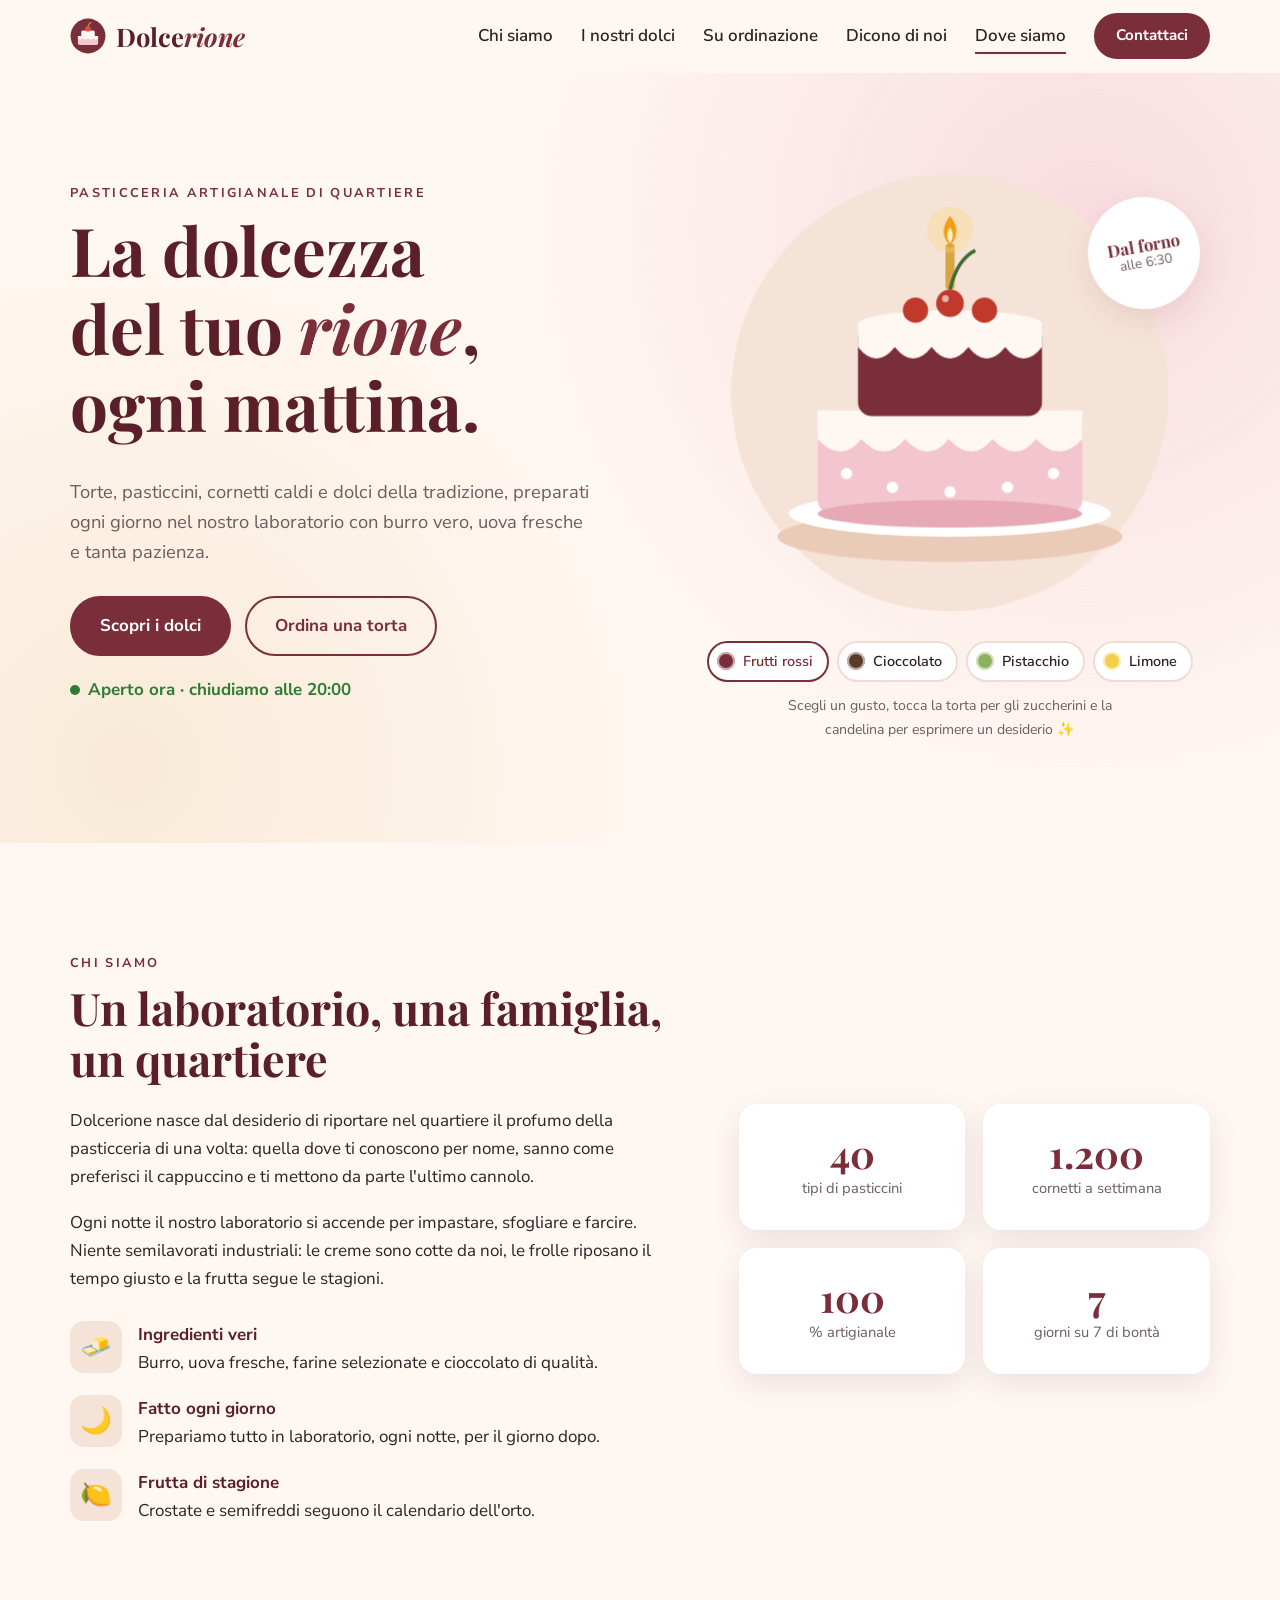
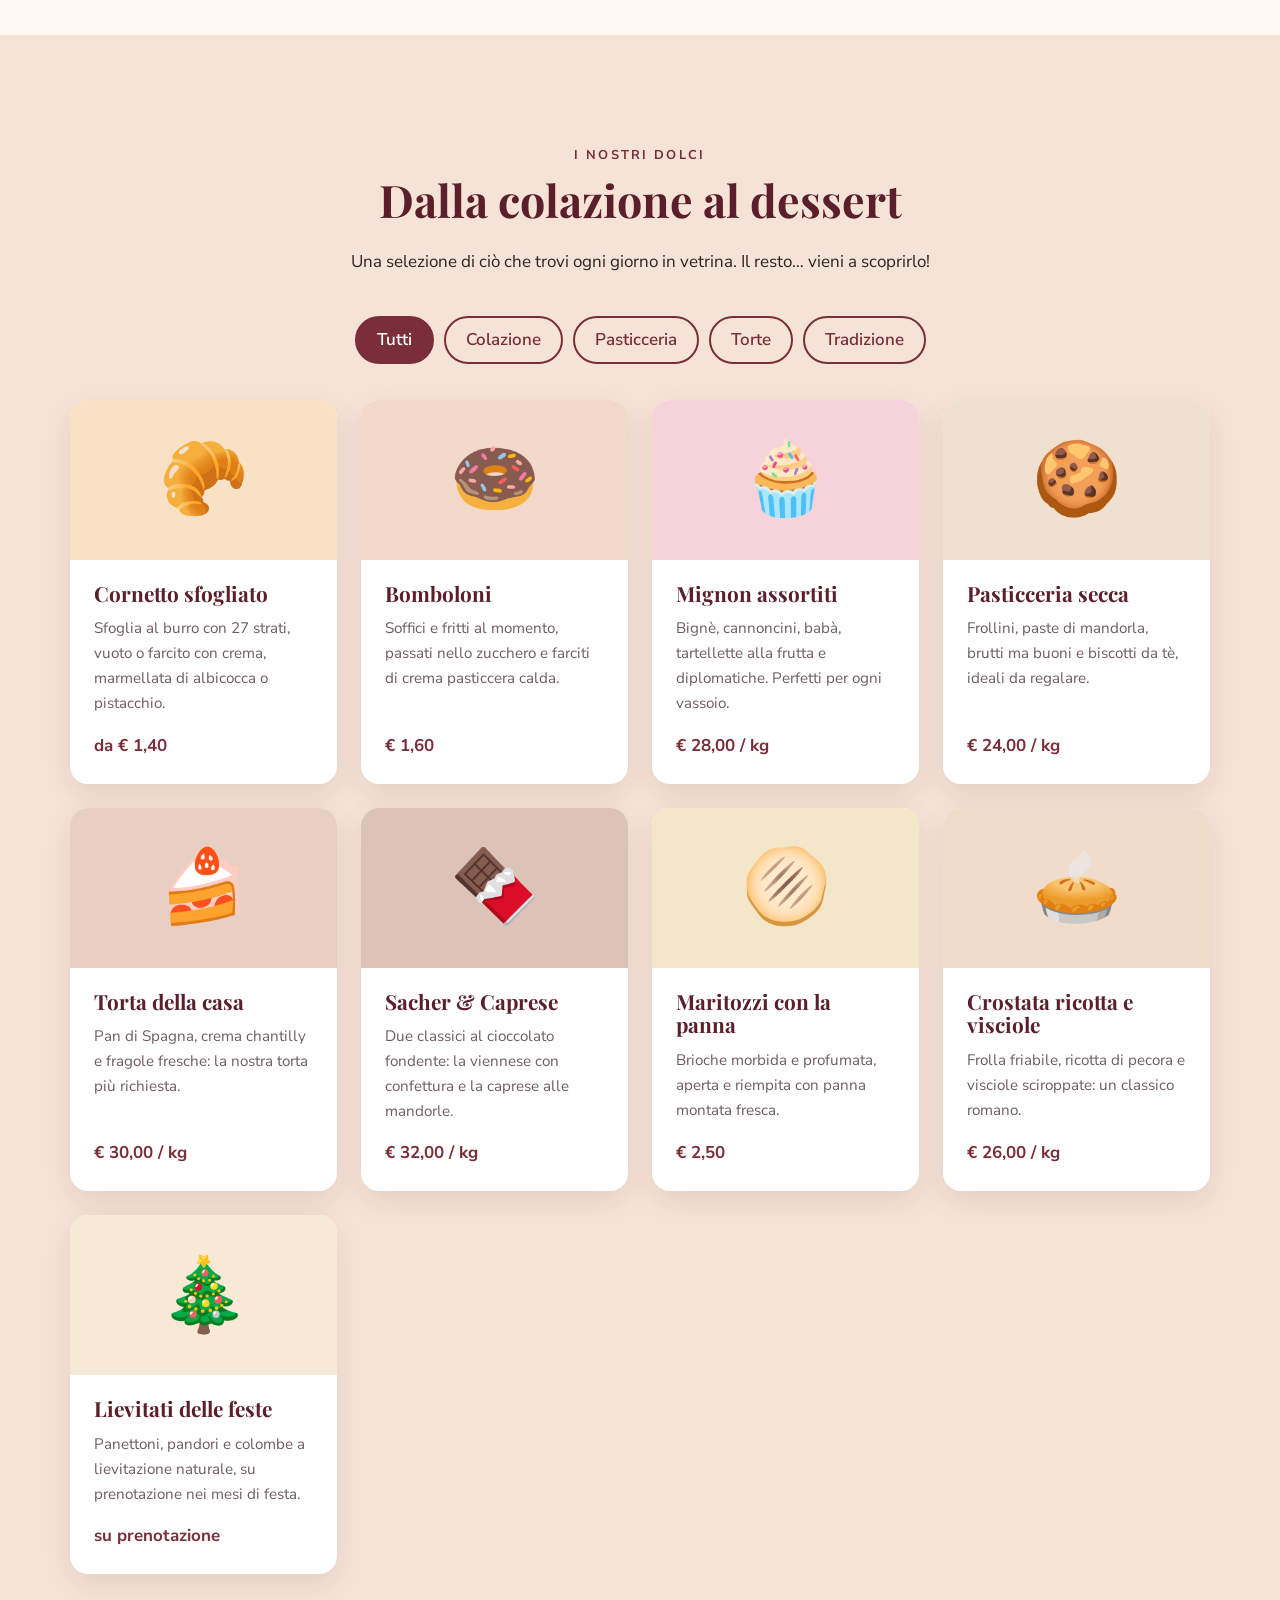
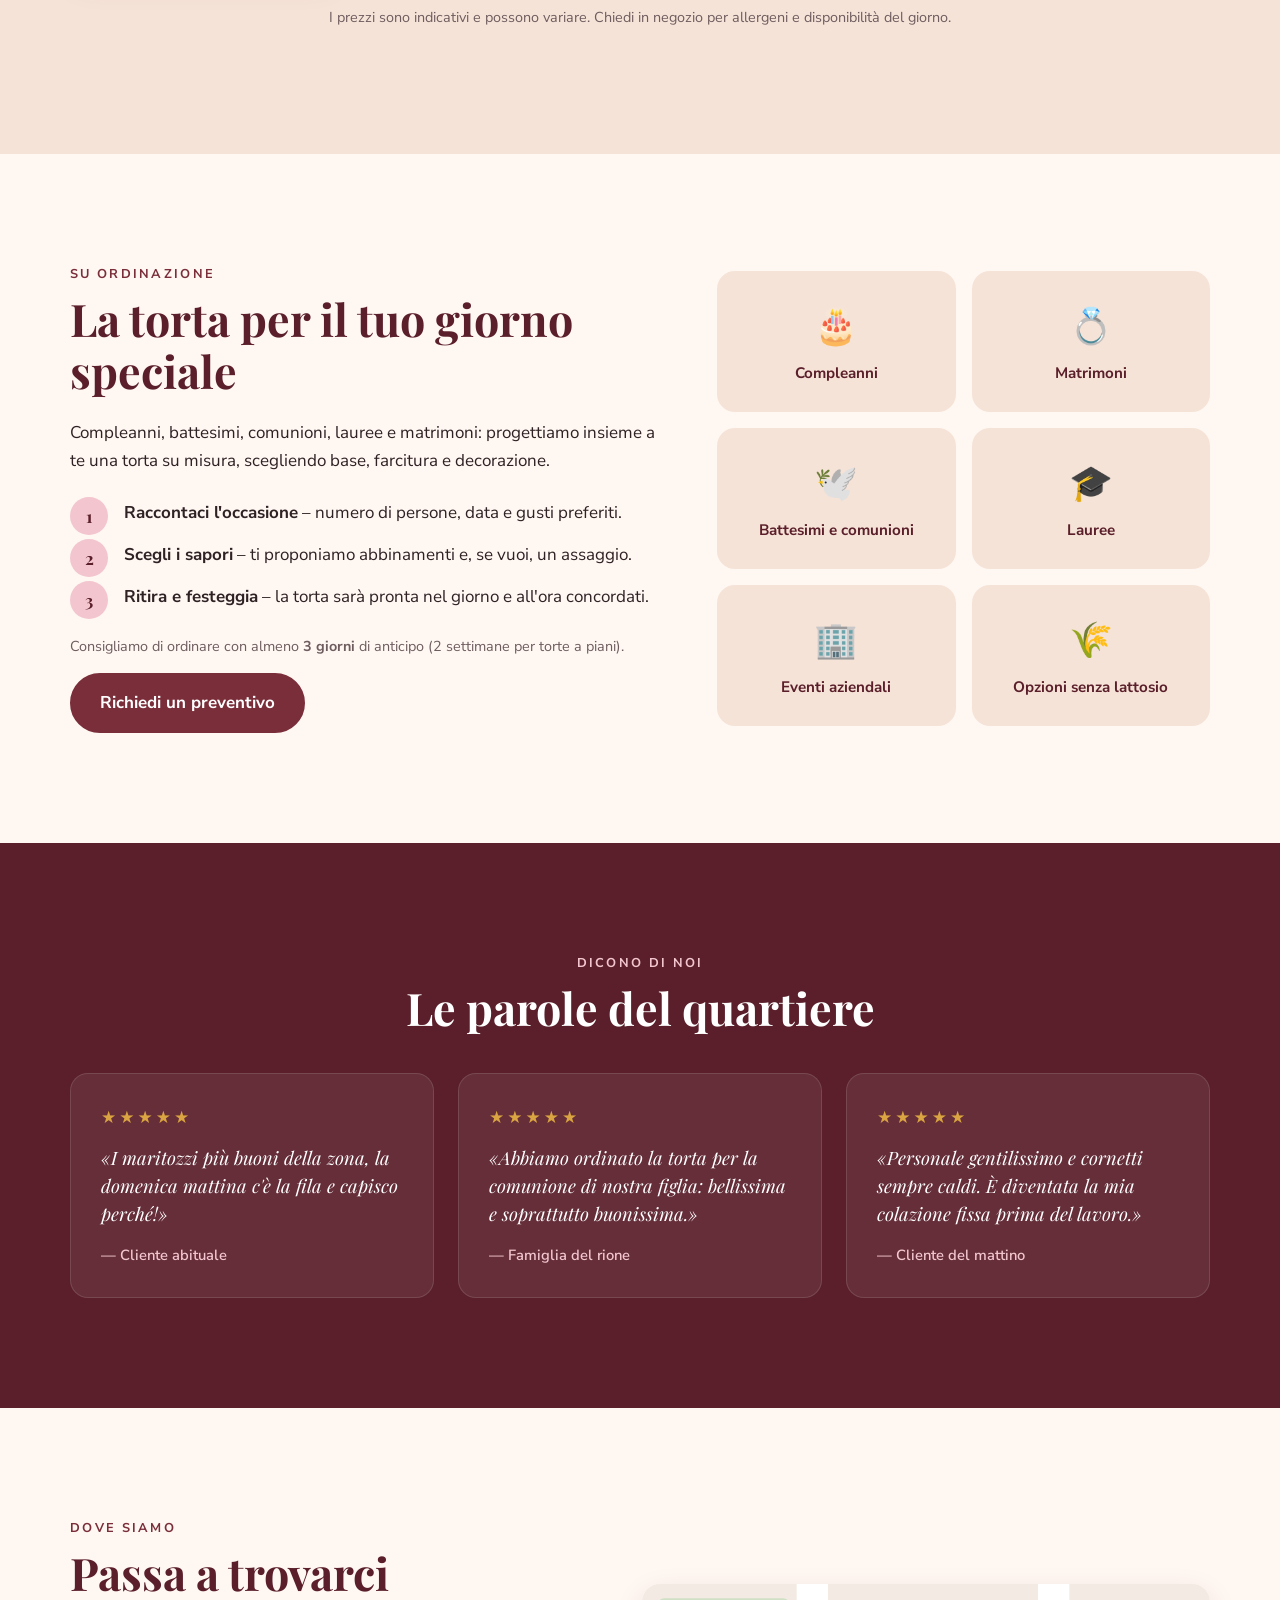
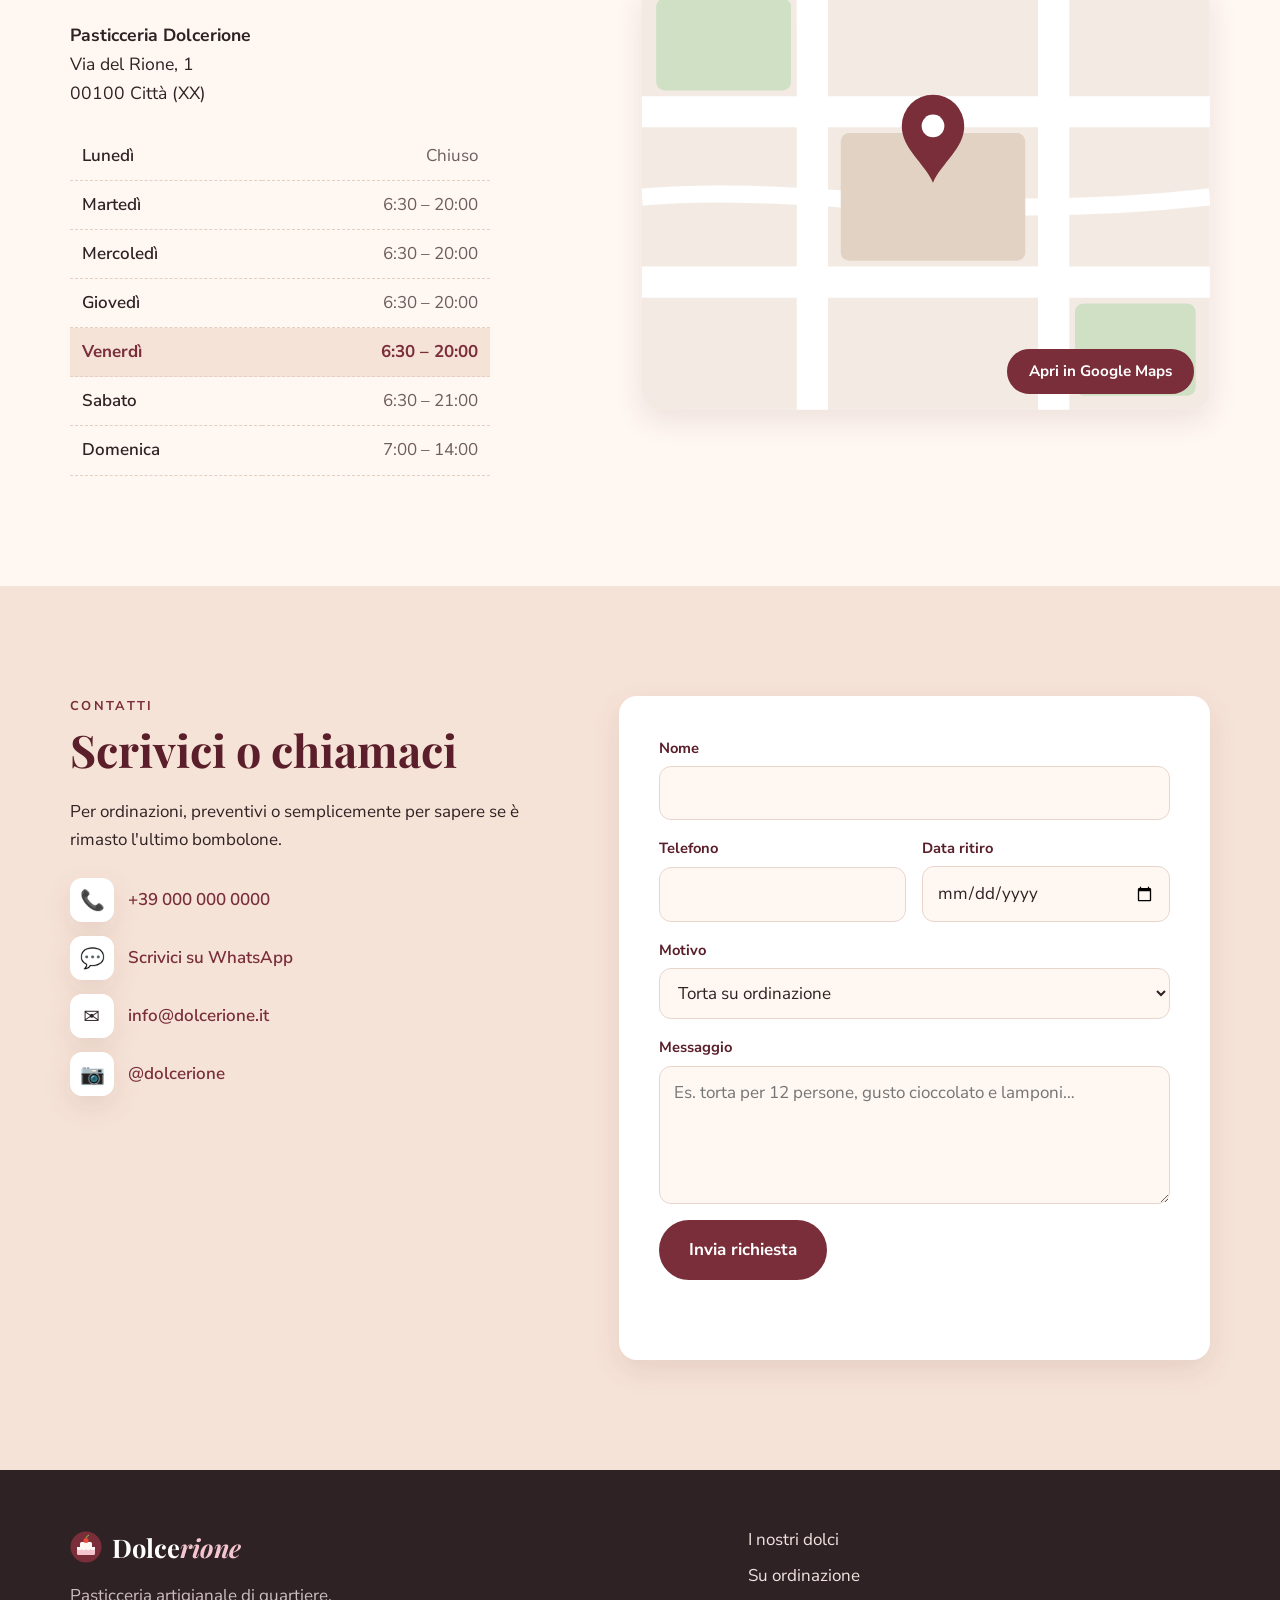
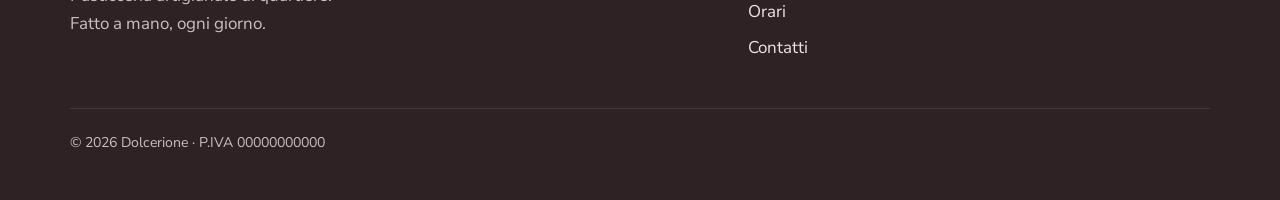
<file: index.html>
<!doctype html>
<html lang="it">
<head>
  <meta charset="utf-8">
  <meta name="viewport" content="width=device-width, initial-scale=1">
  <title>Dolcerione · Pasticceria artigianale</title>
  <meta name="description" content="Dolcerione, pasticceria artigianale di quartiere: torte, mignon, lievitati e dolci su ordinazione preparati ogni giorno con ingredienti genuini.">
  <meta name="theme-color" content="#7a2e3a">
  <link rel="icon" href="assets/favicon.svg" type="image/svg+xml">
  <link rel="preconnect" href="https://fonts.googleapis.com">
  <link rel="preconnect" href="https://fonts.gstatic.com" crossorigin>
  <link href="https://fonts.googleapis.com/css2?family=Playfair+Display:ital,wght@0,500;0,700;1,500&family=Nunito+Sans:wght@400;600;700&display=swap" rel="stylesheet">
  <link rel="stylesheet" href="style.css">
</head>
<body>

  <!-- ========== HEADER ========== -->
  <header class="site-header" id="top">
    <div class="container nav-wrap">
      <a href="#top" class="logo" aria-label="Dolcerione, torna all'inizio">
        <img src="assets/favicon.svg" alt="" width="36" height="36">
        <span>Dolce<em>rione</em></span>
      </a>
      <button class="nav-toggle" aria-expanded="false" aria-controls="menu" aria-label="Apri il menu">
        <span></span><span></span><span></span>
      </button>
      <nav id="menu" class="nav">
        <a href="#chi-siamo">Chi siamo</a>
        <a href="#prodotti">I nostri dolci</a>
        <a href="#ordinazioni">Su ordinazione</a>
        <a href="#recensioni">Dicono di noi</a>
        <a href="#dove-siamo">Dove siamo</a>
        <a href="#contatti" class="btn btn-small">Contattaci</a>
      </nav>
    </div>
  </header>

  <main>
    <!-- ========== HERO ========== -->
    <section class="hero">
      <div class="container hero-grid">
        <div class="hero-text">
          <p class="eyebrow">Pasticceria artigianale di quartiere</p>
          <h1>La dolcezza<br>del tuo <em>rione</em>,<br>ogni mattina.</h1>
          <p class="lead">Torte, pasticcini, cornetti caldi e dolci della tradizione, preparati ogni giorno nel nostro laboratorio con burro vero, uova fresche e tanta pazienza.</p>
          <div class="hero-actions">
            <a href="#prodotti" class="btn">Scopri i dolci</a>
            <a href="#ordinazioni" class="btn btn-ghost">Ordina una torta</a>
          </div>
          <p class="open-now" id="open-status" aria-live="polite"></p>
        </div>
        <div class="hero-art">
          <div class="cake-stage" id="cake-stage">
            <svg viewBox="0 0 400 400" class="cake-svg" id="cake" role="group" aria-label="Torta interattiva: scegli il gusto, tocca la torta per gli zuccherini e la candelina per esprimere un desiderio">
              <circle cx="200" cy="200" r="190" fill="#f6e3d7"/>
              <ellipse cx="200" cy="325" rx="150" ry="22" fill="#e9cbb8"/>
              <!-- piatto -->
              <ellipse cx="200" cy="305" rx="140" ry="20" fill="#fff"/>
              <g class="cake-body" id="cake-body">
                <!-- strato basso -->
                <rect class="c-bottom" x="85" y="215" width="230" height="90" rx="12"/>
                <ellipse class="c-bottom-shade" cx="200" cy="305" rx="115" ry="12"/>
                <path class="c-cream" d="M85 240 q20 22 38 0 q20 22 38 0 q20 22 38 0 q20 22 38 0 q20 22 38 0 q20 22 40 0 v-25 h-230z"/>
                <!-- strato alto -->
                <rect class="c-top" x="120" y="140" width="160" height="80" rx="12"/>
                <path class="c-cream" d="M120 160 q16 20 32 0 q16 20 32 0 q16 20 32 0 q16 20 32 0 q16 20 32 0 v-20 h-160z"/>
                <ellipse class="c-cream" cx="200" cy="140" rx="80" ry="12"/>
                <!-- frutti -->
                <g class="fruits">
                  <circle class="c-fruit" cx="170" cy="128" r="11"/>
                  <circle class="c-fruit" cx="230" cy="128" r="11"/>
                </g>
                <!-- decorazioni -->
                <g fill="#fff">
                  <circle cx="110" cy="270" r="5"/><circle cx="150" cy="282" r="5"/><circle cx="200" cy="286" r="5"/>
                  <circle cx="250" cy="282" r="5"/><circle cx="290" cy="270" r="5"/>
                </g>
                <g id="sprinkles"></g>
              </g>
              <!-- candelina -->
              <g class="candle" id="candle" tabindex="0" role="button" aria-label="Spegni la candelina" aria-pressed="false">
                <rect x="176" y="36" width="48" height="80" fill="transparent"/>
                <rect x="196" y="70" width="8" height="40" rx="3" fill="#d9a441"/>
                <path d="M197 72 h6" stroke="#b5832a" stroke-width="2"/>
                <circle class="flame-glow" cx="200" cy="58" r="20" fill="#f9d77e"/>
                <path class="flame" d="M200 46 q11 14 0 26 q-11 -12 0 -26z" fill="#f39c12"/>
                <path class="flame" d="M200 56 q5 7 0 14 q-5 -7 0 -14z" fill="#fff3c4"/>
                <g class="smoke" fill="none" stroke="#b9a7a2" stroke-width="3" stroke-linecap="round">
                  <path d="M200 68 q-8 -10 0 -20 q8 -10 0 -20"/>
                </g>
              </g>
              <circle class="c-fruit" cx="200" cy="122" r="12"/>
              <path d="M200 110 q6 -26 22 -34" stroke="#3d6b35" stroke-width="3" fill="none" class="stem"/>
              <circle cx="196" cy="118" r="3" fill="#fff" opacity=".6"/>
            </svg>
            <p class="wish" id="wish" aria-live="polite"></p>
          </div>
          <div class="badge" aria-hidden="true">
            <strong>Dal forno</strong>
            <span>alle 6:30</span>
          </div>
          <div class="flavors" role="radiogroup" aria-label="Scegli il gusto della torta">
            <button class="flavor active" data-flavor="frutti" role="radio" aria-checked="true"><i style="--sw:#7a2e3a"></i>Frutti rossi</button>
            <button class="flavor" data-flavor="cioccolato" role="radio" aria-checked="false"><i style="--sw:#5b3a29"></i>Cioccolato</button>
            <button class="flavor" data-flavor="pistacchio" role="radio" aria-checked="false"><i style="--sw:#8db05f"></i>Pistacchio</button>
            <button class="flavor" data-flavor="limone" role="radio" aria-checked="false"><i style="--sw:#f2cf4a"></i>Limone</button>
          </div>
          <p class="cake-hint">Scegli un gusto, tocca la torta per gli zuccherini e la candelina per esprimere un desiderio ✨</p>
        </div>
      </div>
    </section>

    <!-- ========== CHI SIAMO ========== -->
    <section id="chi-siamo" class="section">
      <div class="container about-grid">
        <div class="about-text reveal">
          <p class="eyebrow">Chi siamo</p>
          <h2>Un laboratorio, una famiglia, un quartiere</h2>
          <p>Dolcerione nasce dal desiderio di riportare nel quartiere il profumo della pasticceria di una volta: quella dove ti conoscono per nome, sanno come preferisci il cappuccino e ti mettono da parte l'ultimo cannolo.</p>
          <p>Ogni notte il nostro laboratorio si accende per impastare, sfogliare e farcire. Niente semilavorati industriali: le creme sono cotte da noi, le frolle riposano il tempo giusto e la frutta segue le stagioni.</p>
          <ul class="values">
            <li><span>🧈</span><div><strong>Ingredienti veri</strong>Burro, uova fresche, farine selezionate e cioccolato di qualità.</div></li>
            <li><span>🌙</span><div><strong>Fatto ogni giorno</strong>Prepariamo tutto in laboratorio, ogni notte, per il giorno dopo.</div></li>
            <li><span>🍋</span><div><strong>Frutta di stagione</strong>Crostate e semifreddi seguono il calendario dell'orto.</div></li>
          </ul>
        </div>
        <div class="about-stats reveal">
          <div class="stat"><strong data-count="40">0</strong><span>tipi di pasticcini</span></div>
          <div class="stat"><strong data-count="1200">0</strong><span>cornetti a settimana</span></div>
          <div class="stat"><strong data-count="100">0</strong><span>% artigianale</span></div>
          <div class="stat"><strong data-count="7">0</strong><span>giorni su 7 di bontà</span></div>
        </div>
      </div>
    </section>

    <!-- ========== PRODOTTI ========== -->
    <section id="prodotti" class="section section-tinted">
      <div class="container">
        <div class="section-head reveal">
          <p class="eyebrow">I nostri dolci</p>
          <h2>Dalla colazione al dessert</h2>
          <p>Una selezione di ciò che trovi ogni giorno in vetrina. Il resto… vieni a scoprirlo!</p>
        </div>

        <div class="filters" role="tablist" aria-label="Filtra per categoria">
          <button class="filter active" data-filter="tutti" role="tab" aria-selected="true">Tutti</button>
          <button class="filter" data-filter="colazione" role="tab" aria-selected="false">Colazione</button>
          <button class="filter" data-filter="pasticceria" role="tab" aria-selected="false">Pasticceria</button>
          <button class="filter" data-filter="torte" role="tab" aria-selected="false">Torte</button>
          <button class="filter" data-filter="tradizione" role="tab" aria-selected="false">Tradizione</button>
        </div>

        <div class="products" id="products">
          <article class="card" data-cat="colazione">
            <div class="card-img" style="--bg:#f8e1c4">🥐</div>
            <div class="card-body">
              <h3>Cornetto sfogliato</h3>
              <p>Sfoglia al burro con 27 strati, vuoto o farcito con crema, marmellata di albicocca o pistacchio.</p>
              <span class="price">da € 1,40</span>
            </div>
          </article>
          <article class="card" data-cat="colazione">
            <div class="card-img" style="--bg:#f3d9c9">🍩</div>
            <div class="card-body">
              <h3>Bomboloni</h3>
              <p>Soffici e fritti al momento, passati nello zucchero e farciti di crema pasticcera calda.</p>
              <span class="price">€ 1,60</span>
            </div>
          </article>
          <article class="card" data-cat="pasticceria">
            <div class="card-img" style="--bg:#f6d3db">🧁</div>
            <div class="card-body">
              <h3>Mignon assortiti</h3>
              <p>Bignè, cannoncini, babà, tartellette alla frutta e diplomatiche. Perfetti per ogni vassoio.</p>
              <span class="price">€ 28,00 / kg</span>
            </div>
          </article>
          <article class="card" data-cat="pasticceria">
            <div class="card-img" style="--bg:#efe0cf">🍪</div>
            <div class="card-body">
              <h3>Pasticceria secca</h3>
              <p>Frollini, paste di mandorla, brutti ma buoni e biscotti da tè, ideali da regalare.</p>
              <span class="price">€ 24,00 / kg</span>
            </div>
          </article>
          <article class="card" data-cat="torte">
            <div class="card-img" style="--bg:#e8cfc4">🍰</div>
            <div class="card-body">
              <h3>Torta della casa</h3>
              <p>Pan di Spagna, crema chantilly e fragole fresche: la nostra torta più richiesta.</p>
              <span class="price">€ 30,00 / kg</span>
            </div>
          </article>
          <article class="card" data-cat="torte">
            <div class="card-img" style="--bg:#dcc3b8">🍫</div>
            <div class="card-body">
              <h3>Sacher & Caprese</h3>
              <p>Due classici al cioccolato fondente: la viennese con confettura e la caprese alle mandorle.</p>
              <span class="price">€ 32,00 / kg</span>
            </div>
          </article>
          <article class="card" data-cat="tradizione">
            <div class="card-img" style="--bg:#f4e6c8">🫓</div>
            <div class="card-body">
              <h3>Maritozzi con la panna</h3>
              <p>Brioche morbida e profumata, aperta e riempita con panna montata fresca.</p>
              <span class="price">€ 2,50</span>
            </div>
          </article>
          <article class="card" data-cat="tradizione">
            <div class="card-img" style="--bg:#f1dccc">🥧</div>
            <div class="card-body">
              <h3>Crostata ricotta e visciole</h3>
              <p>Frolla friabile, ricotta di pecora e visciole sciroppate: un classico romano.</p>
              <span class="price">€ 26,00 / kg</span>
            </div>
          </article>
          <article class="card" data-cat="tradizione">
            <div class="card-img" style="--bg:#f7e9d6">🎄</div>
            <div class="card-body">
              <h3>Lievitati delle feste</h3>
              <p>Panettoni, pandori e colombe a lievitazione naturale, su prenotazione nei mesi di festa.</p>
              <span class="price">su prenotazione</span>
            </div>
          </article>
        </div>
        <p class="note">I prezzi sono indicativi e possono variare. Chiedi in negozio per allergeni e disponibilità del giorno.</p>
      </div>
    </section>

    <!-- ========== ORDINAZIONI ========== -->
    <section id="ordinazioni" class="section">
      <div class="container order-grid">
        <div class="reveal">
          <p class="eyebrow">Su ordinazione</p>
          <h2>La torta per il tuo giorno speciale</h2>
          <p>Compleanni, battesimi, comunioni, lauree e matrimoni: progettiamo insieme a te una torta su misura, scegliendo base, farcitura e decorazione.</p>
          <ol class="steps">
            <li><strong>Raccontaci l'occasione</strong> – numero di persone, data e gusti preferiti.</li>
            <li><strong>Scegli i sapori</strong> – ti proponiamo abbinamenti e, se vuoi, un assaggio.</li>
            <li><strong>Ritira e festeggia</strong> – la torta sarà pronta nel giorno e all'ora concordati.</li>
          </ol>
          <p class="note">Consigliamo di ordinare con almeno <strong>3 giorni</strong> di anticipo (2 settimane per torte a piani).</p>
          <a href="#contatti" class="btn">Richiedi un preventivo</a>
        </div>
        <div class="occasions reveal">
          <div class="occasion">🎂<span>Compleanni</span></div>
          <div class="occasion">💍<span>Matrimoni</span></div>
          <div class="occasion">🕊️<span>Battesimi e comunioni</span></div>
          <div class="occasion">🎓<span>Lauree</span></div>
          <div class="occasion">🏢<span>Eventi aziendali</span></div>
          <div class="occasion">🌾<span>Opzioni senza lattosio</span></div>
        </div>
      </div>
    </section>

    <!-- ========== RECENSIONI ========== -->
    <section id="recensioni" class="section section-dark">
      <div class="container">
        <div class="section-head reveal">
          <p class="eyebrow">Dicono di noi</p>
          <h2>Le parole del quartiere</h2>
        </div>
        <div class="reviews">
          <figure class="review reveal">
            <div class="stars" aria-label="5 stelle su 5">★★★★★</div>
            <blockquote>«I maritozzi più buoni della zona, la domenica mattina c'è la fila e capisco perché!»</blockquote>
            <figcaption>— Cliente abituale</figcaption>
          </figure>
          <figure class="review reveal">
            <div class="stars" aria-label="5 stelle su 5">★★★★★</div>
            <blockquote>«Abbiamo ordinato la torta per la comunione di nostra figlia: bellissima e soprattutto buonissima.»</blockquote>
            <figcaption>— Famiglia del rione</figcaption>
          </figure>
          <figure class="review reveal">
            <div class="stars" aria-label="5 stelle su 5">★★★★★</div>
            <blockquote>«Personale gentilissimo e cornetti sempre caldi. È diventata la mia colazione fissa prima del lavoro.»</blockquote>
            <figcaption>— Cliente del mattino</figcaption>
          </figure>
        </div>
      </div>
    </section>

    <!-- ========== DOVE SIAMO ========== -->
    <section id="dove-siamo" class="section">
      <div class="container where-grid">
        <div class="reveal">
          <p class="eyebrow">Dove siamo</p>
          <h2>Passa a trovarci</h2>
          <address class="address">
            <!-- TODO: sostituire con l'indirizzo reale -->
            <strong>Pasticceria Dolcerione</strong><br>
            Via del Rione, 1<br>
            00100 Città (XX)
          </address>
          <table class="hours" aria-label="Orari di apertura">
            <tbody>
              <tr data-day="1"><th>Lunedì</th><td>Chiuso</td></tr>
              <tr data-day="2"><th>Martedì</th><td>6:30 – 20:00</td></tr>
              <tr data-day="3"><th>Mercoledì</th><td>6:30 – 20:00</td></tr>
              <tr data-day="4"><th>Giovedì</th><td>6:30 – 20:00</td></tr>
              <tr data-day="5"><th>Venerdì</th><td>6:30 – 20:00</td></tr>
              <tr data-day="6"><th>Sabato</th><td>6:30 – 21:00</td></tr>
              <tr data-day="0"><th>Domenica</th><td>7:00 – 14:00</td></tr>
            </tbody>
          </table>
        </div>
        <div class="map reveal">
          <!-- TODO: sostituire con l'iframe di Google Maps dell'indirizzo reale -->
          <svg viewBox="0 0 400 300" role="img" aria-label="Mappa illustrativa">
            <rect width="400" height="300" fill="#f3ebe3"/>
            <path d="M0 90 H400 M0 210 H400 M120 0 V300 M290 0 V300" stroke="#fff" stroke-width="22"/>
            <path d="M0 150 C120 140 220 170 400 150" stroke="#fff" stroke-width="12" fill="none"/>
            <rect x="140" y="105" width="130" height="90" rx="6" fill="#e2d2c3"/>
            <rect x="10" y="10" width="95" height="65" rx="6" fill="#cfe0c5"/>
            <rect x="305" y="225" width="85" height="65" rx="6" fill="#cfe0c5"/>
            <g transform="translate(205 140)"><g class="pin">
              <path d="M0 0 C-6 -14 -22 -24 -22 -40 A22 22 0 1 1 22 -40 C22 -24 6 -14 0 0z" fill="#7a2e3a"/>
              <circle cx="0" cy="-40" r="8" fill="#fff"/>
            </g></g>
          </svg>
          <a class="btn btn-small map-link" href="https://www.google.com/maps/search/?api=1&query=Pasticceria+Dolcerione" target="_blank" rel="noopener">Apri in Google Maps</a>
        </div>
      </div>
    </section>

    <!-- ========== CONTATTI ========== -->
    <section id="contatti" class="section section-tinted">
      <div class="container contact-grid">
        <div class="reveal">
          <p class="eyebrow">Contatti</p>
          <h2>Scrivici o chiamaci</h2>
          <p>Per ordinazioni, preventivi o semplicemente per sapere se è rimasto l'ultimo bombolone.</p>
          <ul class="contact-list">
            <!-- TODO: sostituire con i recapiti reali -->
            <li><span>📞</span><a href="tel:+390000000000">+39 000 000 0000</a></li>
            <li><span>💬</span><a href="https://wa.me/390000000000" target="_blank" rel="noopener">Scrivici su WhatsApp</a></li>
            <li><span>✉️</span><a href="mailto:info@dolcerione.it">info@dolcerione.it</a></li>
            <li><span>📷</span><a href="https://www.instagram.com/" target="_blank" rel="noopener">@dolcerione</a></li>
          </ul>
        </div>
        <form class="contact-form reveal" id="contact-form" novalidate>
          <div class="field">
            <label for="nome">Nome</label>
            <input id="nome" name="nome" type="text" autocomplete="name" required>
          </div>
          <div class="field-row">
            <div class="field">
              <label for="telefono">Telefono</label>
              <input id="telefono" name="telefono" type="tel" autocomplete="tel">
            </div>
            <div class="field">
              <label for="data">Data ritiro</label>
              <input id="data" name="data" type="date">
            </div>
          </div>
          <div class="field">
            <label for="tipo">Motivo</label>
            <select id="tipo" name="tipo">
              <option>Torta su ordinazione</option>
              <option>Vassoio di pasticcini</option>
              <option>Lievitati delle feste</option>
              <option>Informazioni</option>
            </select>
          </div>
          <div class="field">
            <label for="messaggio">Messaggio</label>
            <textarea id="messaggio" name="messaggio" rows="4" required placeholder="Es. torta per 12 persone, gusto cioccolato e lamponi…"></textarea>
          </div>
          <button type="submit" class="btn">Invia richiesta</button>
          <p class="form-msg" id="form-msg" role="status"></p>
        </form>
      </div>
    </section>
  </main>

  <!-- ========== FOOTER ========== -->
  <footer class="site-footer">
    <div class="container footer-grid">
      <div>
        <a href="#top" class="logo logo-light">
          <img src="assets/favicon.svg" alt="" width="32" height="32">
          <span>Dolce<em>rione</em></span>
        </a>
        <p>Pasticceria artigianale di quartiere.<br>Fatto a mano, ogni giorno.</p>
      </div>
      <nav aria-label="Link rapidi">
        <a href="#prodotti">I nostri dolci</a>
        <a href="#ordinazioni">Su ordinazione</a>
        <a href="#dove-siamo">Orari</a>
        <a href="#contatti">Contatti</a>
      </nav>
      <p class="copy">© <span id="year"></span> Dolcerione · P.IVA 00000000000</p>
    </div>
  </footer>

  <script src="script.js"></script>
</body>
</html>
</file>
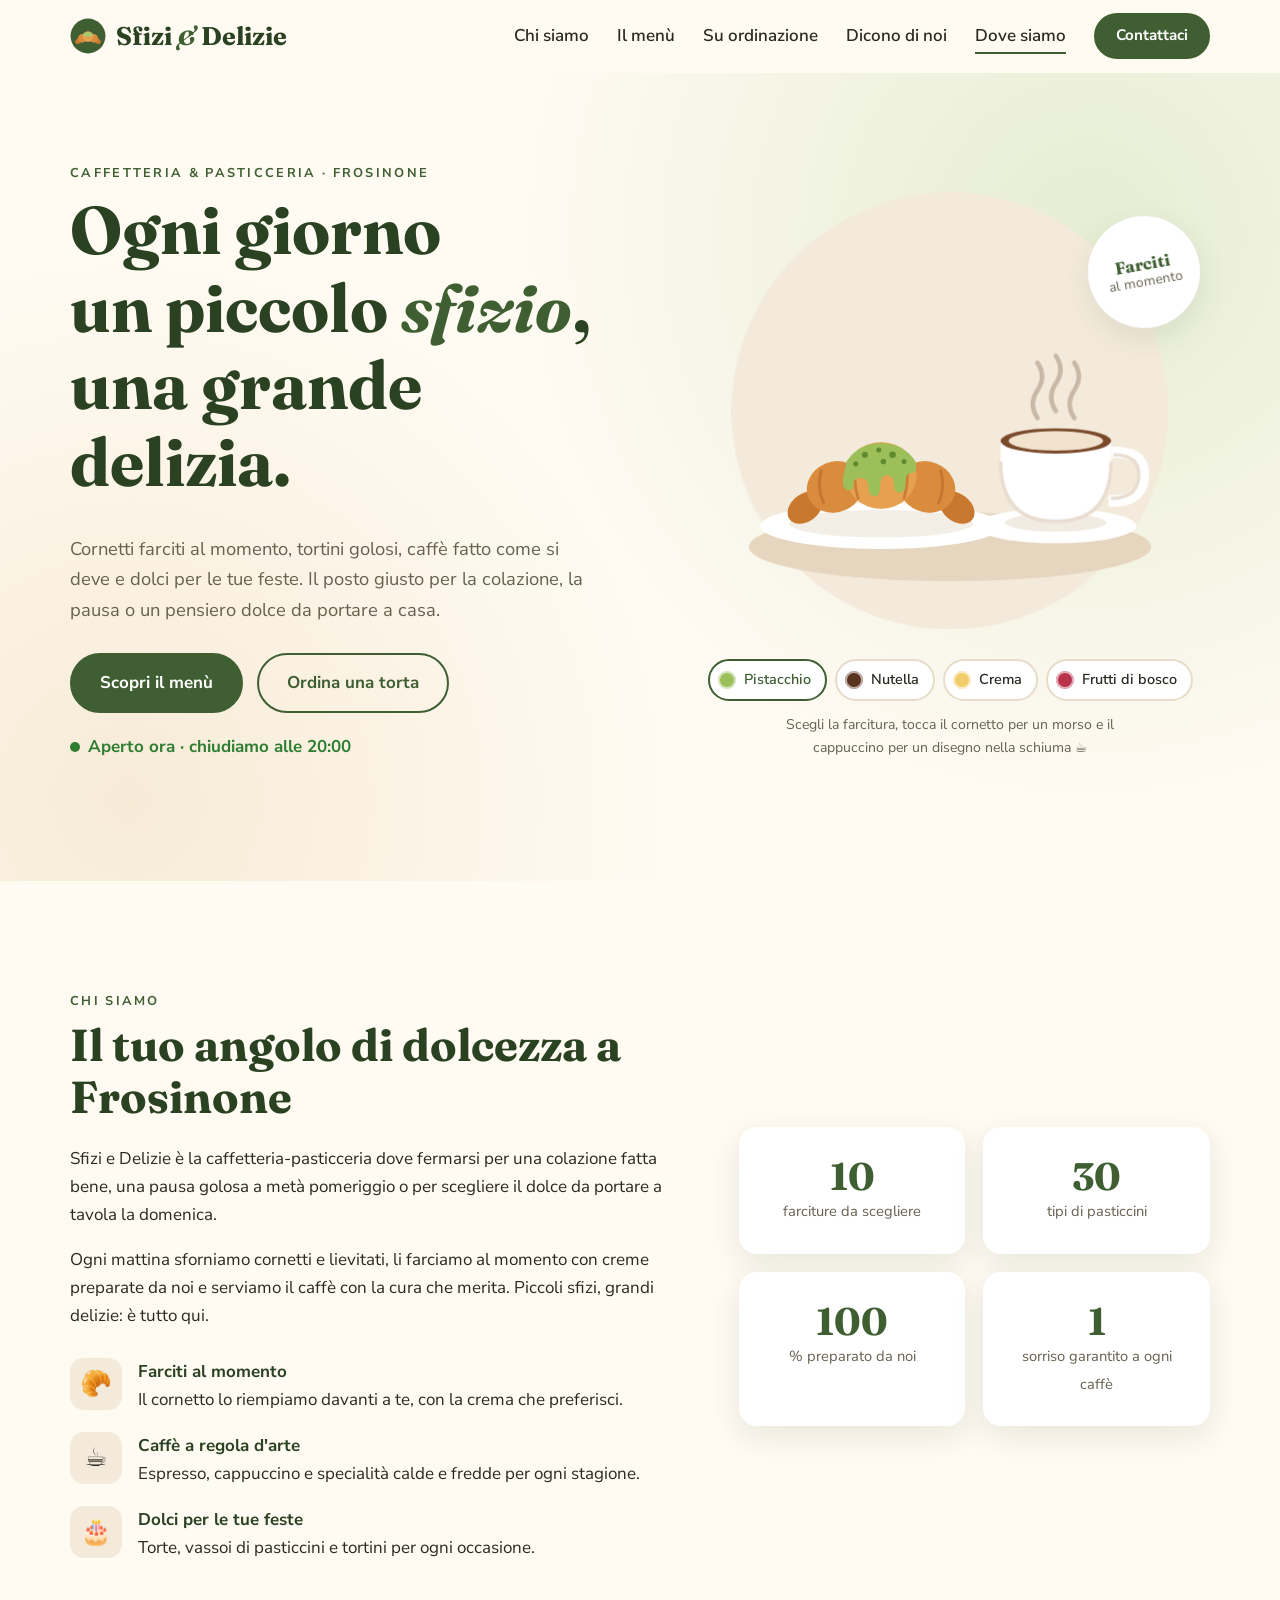
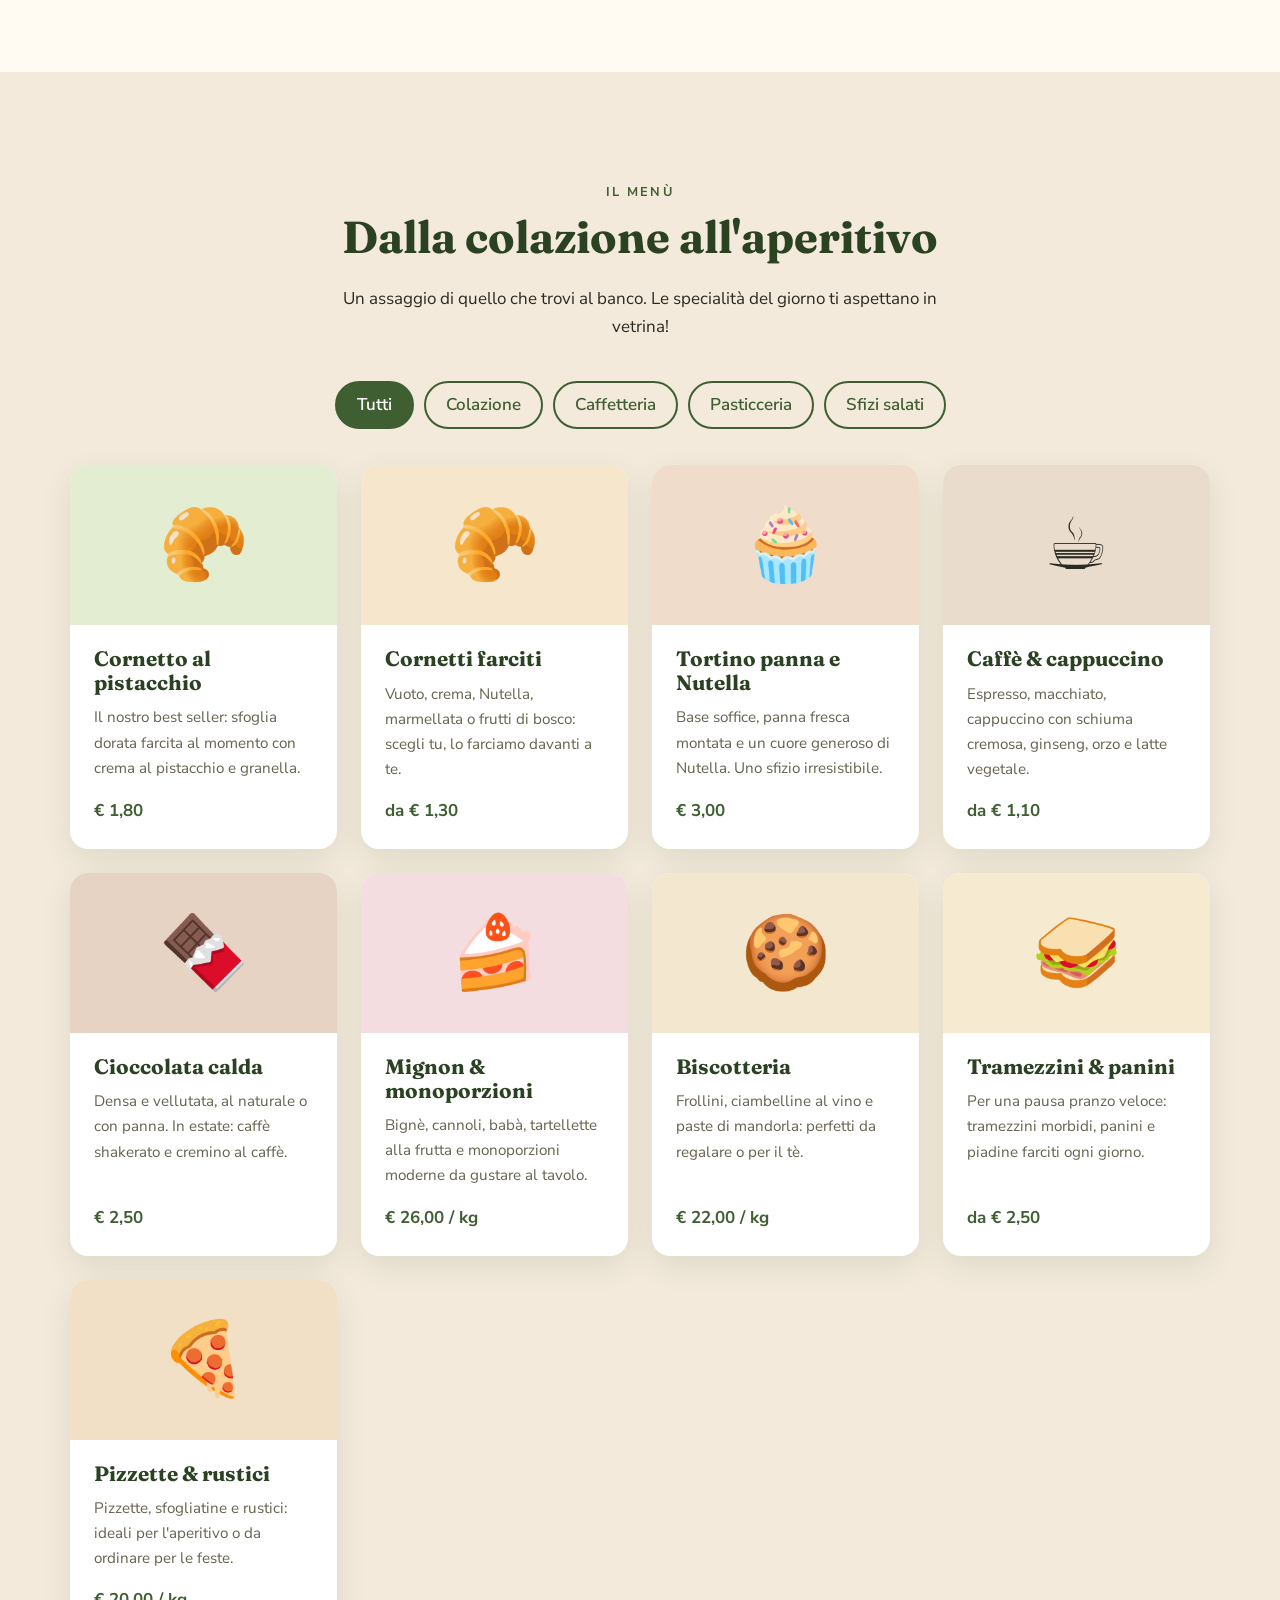
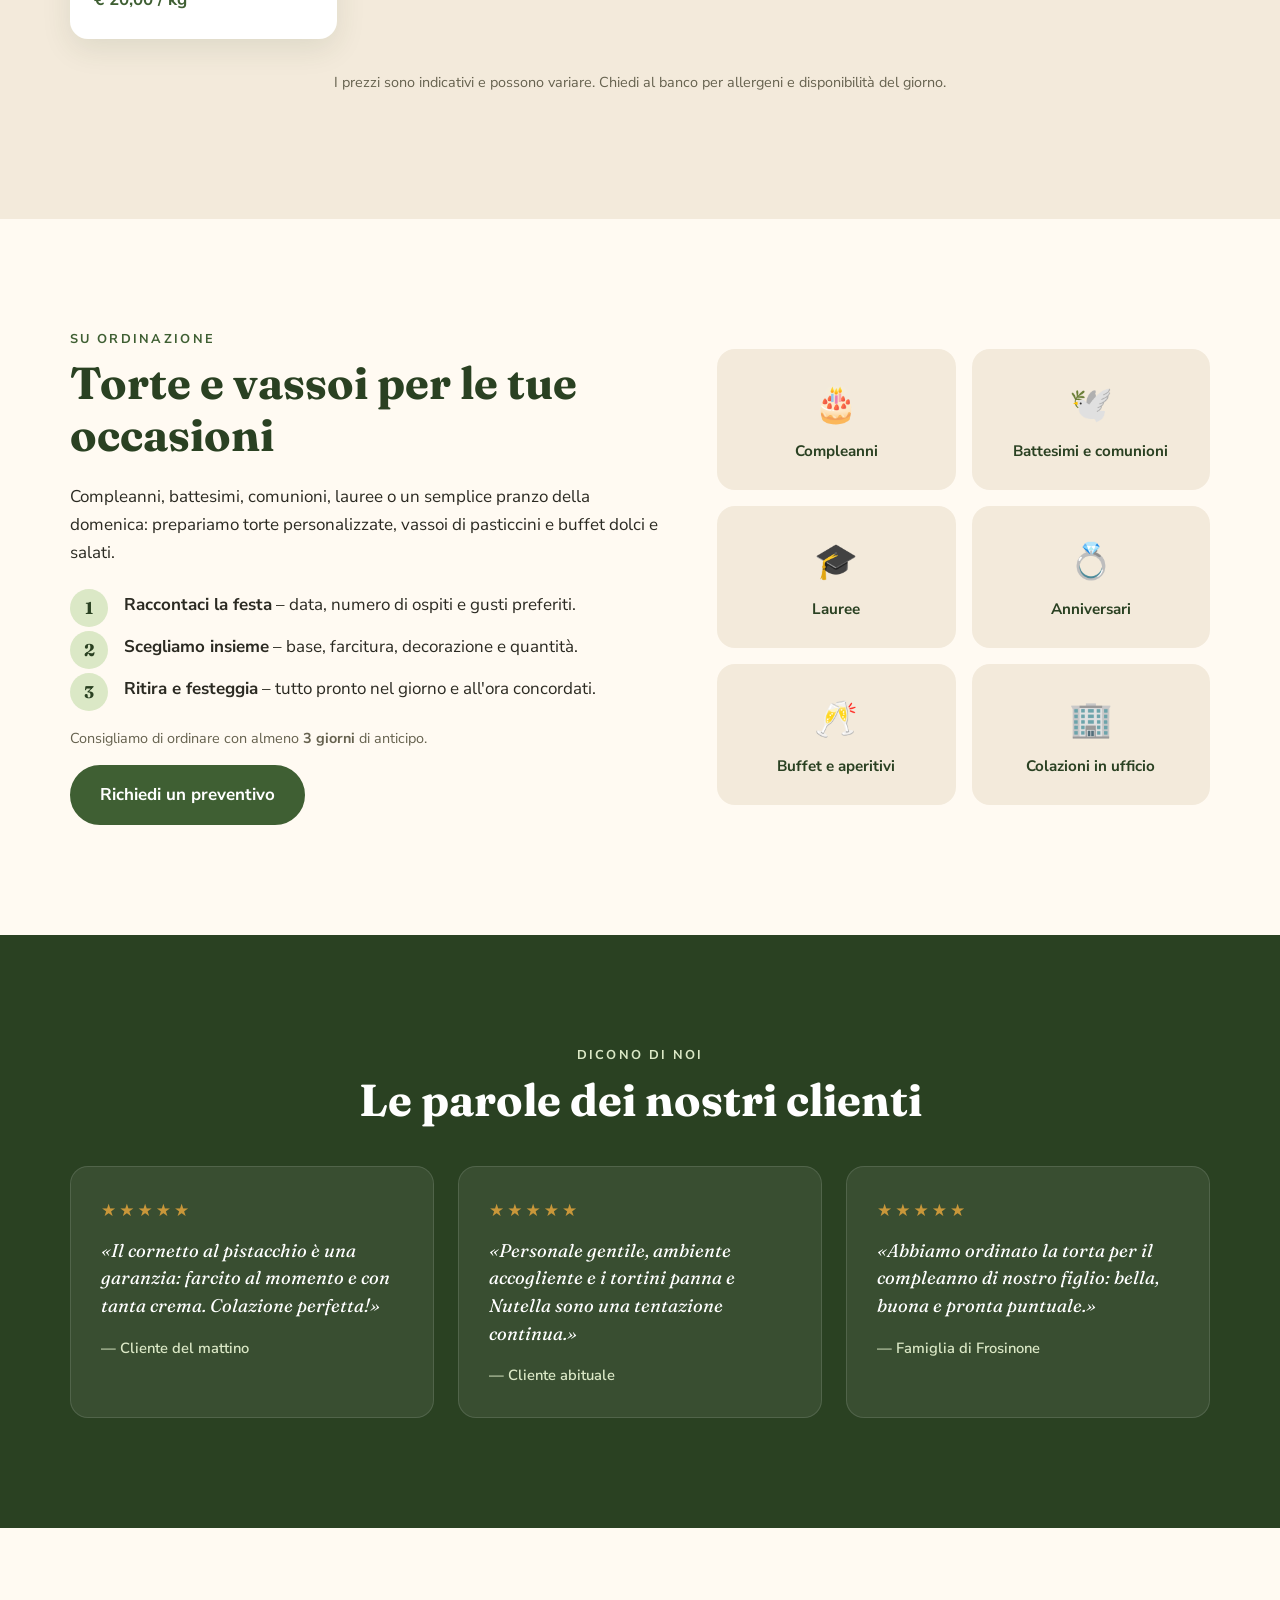
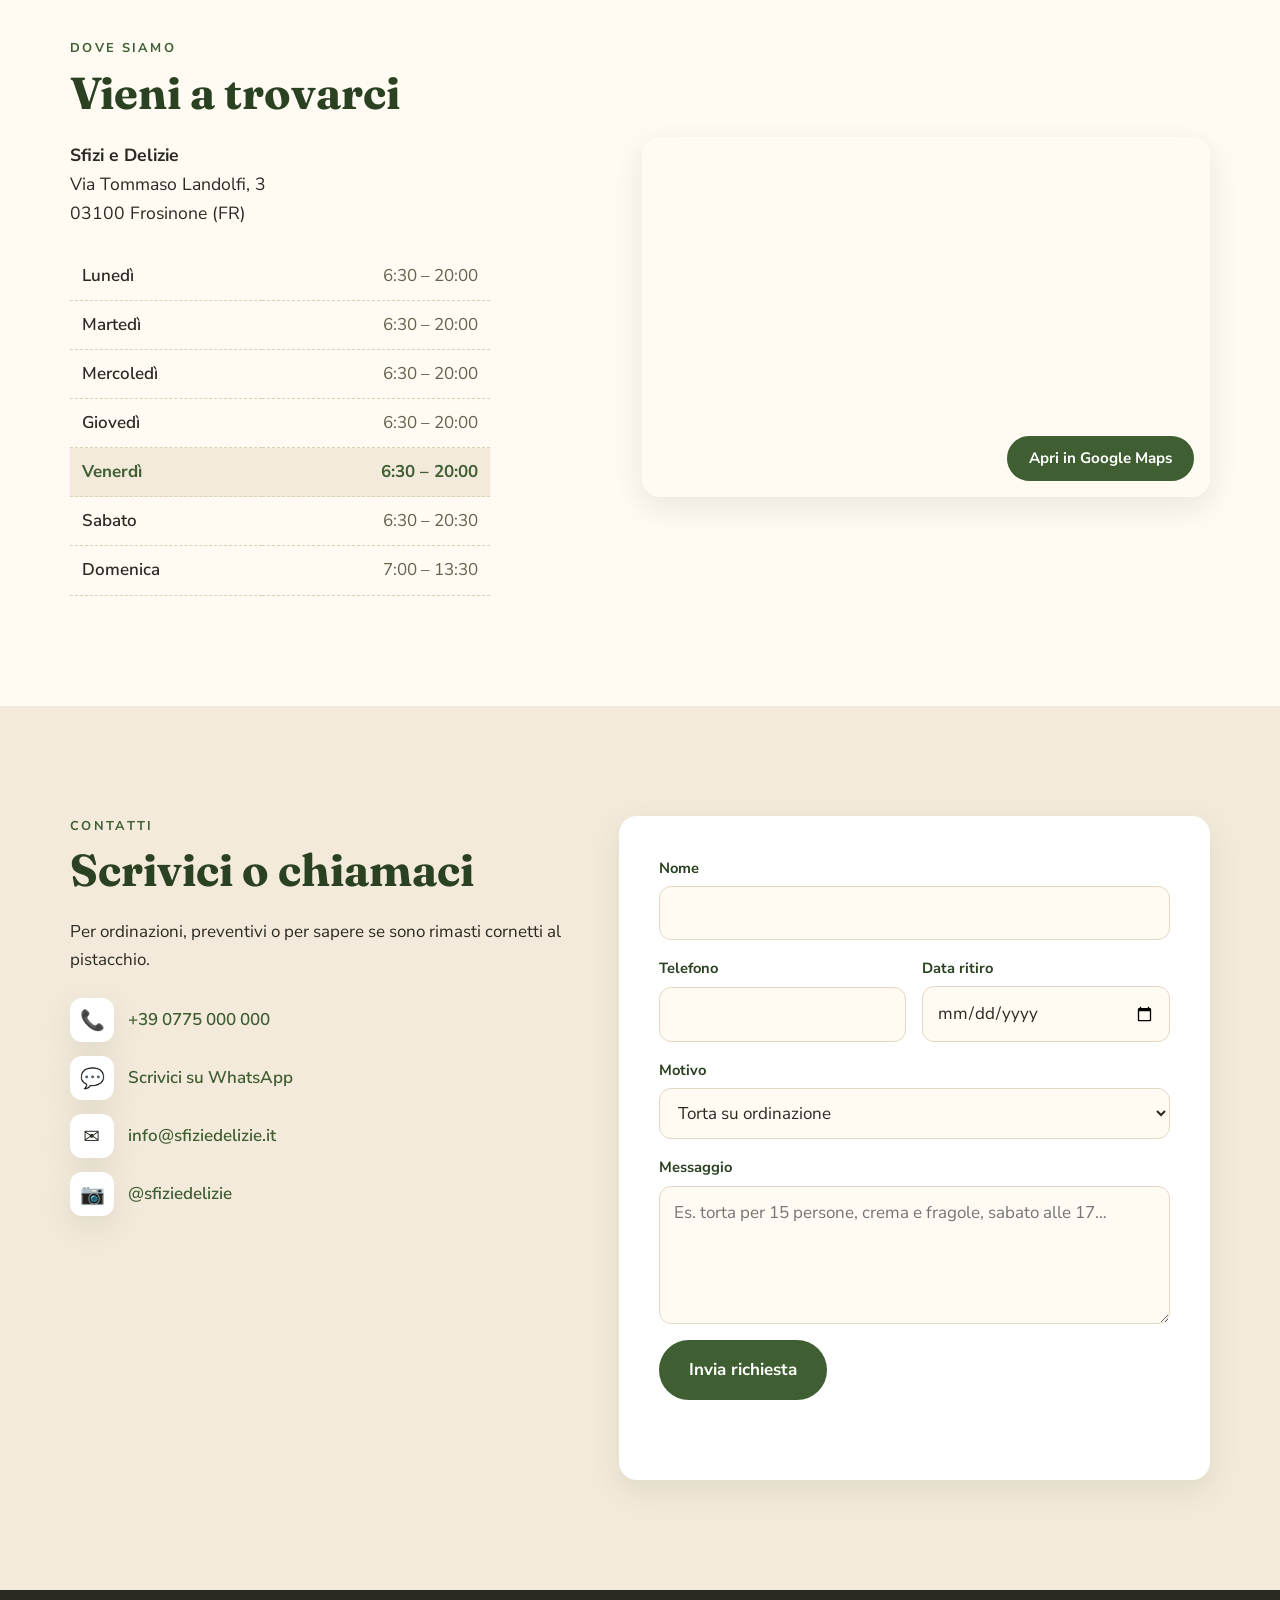
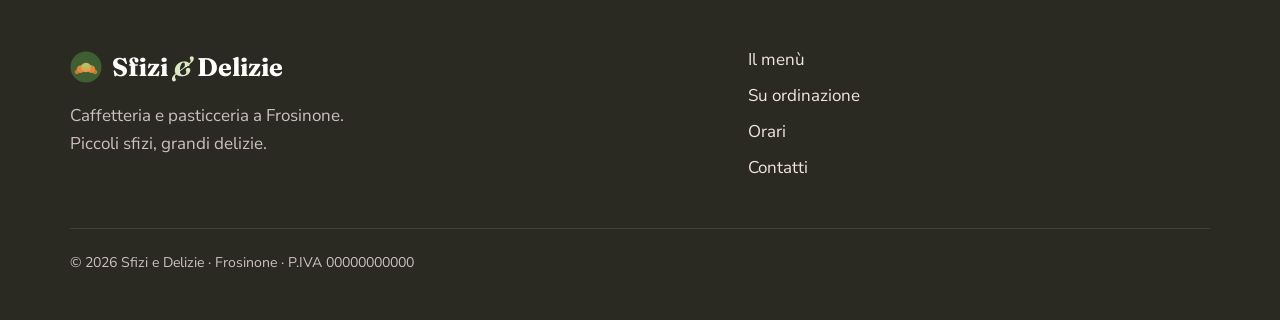
<file: sfizi-e-delizie/index.html>
<!doctype html>
<html lang="it">
<head>
  <meta charset="utf-8">
  <meta name="viewport" content="width=device-width, initial-scale=1">
  <title>Sfizi e Delizie · Caffetteria e pasticceria a Frosinone</title>
  <meta name="description" content="Sfizi e Delizie, caffetteria e pasticceria a Frosinone: colazioni, cornetti farciti al momento, tortini, torte su ordinazione e sfizi per ogni momento della giornata.">
  <meta name="theme-color" content="#3f5f33">
  <link rel="icon" href="assets/favicon.svg" type="image/svg+xml">
  <link rel="preconnect" href="https://fonts.googleapis.com">
  <link rel="preconnect" href="https://fonts.gstatic.com" crossorigin>
  <link href="https://fonts.googleapis.com/css2?family=Fraunces:ital,opsz,wght@0,9..144,500;0,9..144,700;1,9..144,500&family=Nunito+Sans:wght@400;600;700&display=swap" rel="stylesheet">
  <link rel="stylesheet" href="style.css">
</head>
<body>

  <!-- ========== HEADER ========== -->
  <header class="site-header" id="top">
    <div class="container nav-wrap">
      <a href="#top" class="logo" aria-label="Sfizi e Delizie, torna all'inizio">
        <img src="assets/favicon.svg" alt="" width="36" height="36">
        <span>Sfizi <em>&amp;</em> Delizie</span>
      </a>
      <button class="nav-toggle" aria-expanded="false" aria-controls="menu" aria-label="Apri il menu">
        <span></span><span></span><span></span>
      </button>
      <nav id="menu" class="nav">
        <a href="#chi-siamo">Chi siamo</a>
        <a href="#prodotti">Il menù</a>
        <a href="#ordinazioni">Su ordinazione</a>
        <a href="#recensioni">Dicono di noi</a>
        <a href="#dove-siamo">Dove siamo</a>
        <a href="#contatti" class="btn btn-small">Contattaci</a>
      </nav>
    </div>
  </header>

  <main>
    <!-- ========== HERO ========== -->
    <section class="hero">
      <div class="container hero-grid">
        <div class="hero-text">
          <p class="eyebrow">Caffetteria &amp; pasticceria · Frosinone</p>
          <h1>Ogni giorno<br>un piccolo <em>sfizio</em>,<br>una grande delizia.</h1>
          <p class="lead">Cornetti farciti al momento, tortini golosi, caffè fatto come si deve e dolci per le tue feste. Il posto giusto per la colazione, la pausa o un pensiero dolce da portare a casa.</p>
          <div class="hero-actions">
            <a href="#prodotti" class="btn">Scopri il menù</a>
            <a href="#ordinazioni" class="btn btn-ghost">Ordina una torta</a>
          </div>
          <p class="open-now" id="open-status" aria-live="polite"></p>
        </div>

        <div class="hero-art">
          <div class="stage" id="stage" data-filling="pistacchio">
            <svg viewBox="0 0 400 400" class="breakfast-svg" id="breakfast" role="group" aria-label="Colazione interattiva: scegli la farcitura del cornetto, toccalo per assaggiarlo e tocca il cappuccino">
              <circle cx="200" cy="200" r="190" fill="#f3eadb"/>
              <!-- tovaglietta -->
              <ellipse cx="200" cy="318" rx="175" ry="30" fill="#e6d6bf"/>

              <!-- piattino del cornetto -->
              <ellipse cx="140" cy="300" rx="105" ry="20" fill="#fff"/>
              <ellipse cx="140" cy="298" rx="80" ry="12" fill="#f4efe6"/>

              <!-- cornetto -->
              <g class="cornetto" id="cornetto" tabindex="0" role="button" aria-label="Assaggia il cornetto">
                <g transform="translate(140 262)">
                  <ellipse cx="-66" cy="22" rx="17" ry="12" transform="rotate(-38 -66 22)" fill="#c9792f"/>
                  <ellipse cx="66" cy="22" rx="17" ry="12" transform="rotate(38 66 22)" fill="#c9792f"/>
                  <ellipse cx="-40" cy="4" rx="25" ry="22" transform="rotate(-22 -40 4)" fill="#d98c3e"/>
                  <ellipse cx="40" cy="4" rx="25" ry="22" transform="rotate(22 40 4)" fill="#d98c3e"/>
                  <ellipse cx="0" cy="-6" rx="31" ry="29" fill="#e6a050"/>
                  <!-- pieghe della sfoglia -->
                  <g fill="none" stroke="#b86a26" stroke-width="2.5" stroke-linecap="round" opacity=".6">
                    <path d="M-20 -26 q-6 20 0 40"/><path d="M20 -26 q6 20 0 40"/>
                    <path d="M-52 -10 q-4 14 2 28"/><path d="M52 -10 q4 14 -2 28"/>
                  </g>
                  <ellipse cx="-8" cy="-22" rx="12" ry="5" fill="#f4c27f" opacity=".7"/>
                  <!-- farcitura che cola -->
                  <path class="c-fill" d="M-30 -18 q10 -16 30 -16 q20 0 30 16 q2 10 -4 10 q-5 0 -5 10 q0 7 -5 7 q-5 0 -5 -9 q0 -6 -6 -6 q-6 0 -6 12 q0 6 -5 6 q-5 0 -5 -8 q0 -8 -7 -8 q-6 0 -6 6 q0 5 -4 5 q-6 0 -5 -11z"/>
                  <!-- granella -->
                  <g class="c-grain">
                    <circle cx="-14" cy="-24" r="2.6"/><circle cx="-2" cy="-28" r="2.2"/><circle cx="10" cy="-24" r="2.8"/>
                    <circle cx="20" cy="-18" r="2.2"/><circle cx="-22" cy="-16" r="2.2"/><circle cx="2" cy="-18" r="2.4"/>
                  </g>
                </g>
                <g id="crumbs"></g>
              </g>

              <!-- piattino della tazza -->
              <ellipse cx="292" cy="300" rx="70" ry="15" fill="#fff"/>
              <ellipse cx="292" cy="297" rx="44" ry="8" fill="#f1ebe1"/>

              <!-- cappuccino -->
              <g class="cup" id="cup" tabindex="0" role="button" aria-label="Disegna sul cappuccino">
                <path d="M340 236 q30 -2 28 22 q-2 22 -30 20" fill="none" stroke="#fff" stroke-width="10"/>
                <path d="M342 238 q24 0 22 20 q-2 18 -24 18" fill="none" stroke="#e8ddd0" stroke-width="3"/>
                <path d="M244 226 h96 v18 q0 52 -48 52 q-48 0 -48 -52z" fill="#fff"/>
                <path d="M244 244 q0 52 48 52 q48 0 48 -52" fill="none" stroke="#e8ddd0" stroke-width="3"/>
                <ellipse cx="292" cy="226" rx="48" ry="11" fill="#7b4a2c"/>
                <ellipse cx="292" cy="226" rx="41" ry="8.5" fill="#f2e3cf"/>
                <!-- latte art -->
                <g class="latte-art" fill="#b07a4f">
                  <path class="art art-heart" d="M292 233 c-16 -7 -14 -17 -6 -17 c4 0 6 3 6 5 c0 -2 2 -5 6 -5 c8 0 10 10 -6 17z"/>
                  <g class="art art-leaf">
                    <ellipse cx="292" cy="226" rx="20" ry="5"/>
                    <ellipse cx="292" cy="226" rx="14" ry="3.2" fill="#f2e3cf"/>
                    <ellipse cx="292" cy="226" rx="8" ry="1.8"/>
                    <path d="M270 226 h44" stroke="#b07a4f" stroke-width="1.5"/>
                  </g>
                  <g class="art art-smile">
                    <circle cx="285" cy="223" r="2"/><circle cx="299" cy="223" r="2"/>
                    <path d="M283 228 q9 6 18 0" stroke="#b07a4f" stroke-width="2" fill="none" stroke-linecap="round"/>
                  </g>
                </g>
                <!-- vapore -->
                <g class="steam" fill="none" stroke="#c9b8a6" stroke-width="4" stroke-linecap="round">
                  <path d="M276 206 q-8 -12 0 -24 q8 -12 0 -24"/>
                  <path d="M292 200 q-8 -12 0 -24 q8 -12 0 -24"/>
                  <path d="M308 206 q-8 -12 0 -24 q8 -12 0 -24"/>
                </g>
              </g>
            </svg>
            <p class="bubble" id="bubble" aria-live="polite"></p>
          </div>
          <div class="badge" aria-hidden="true">
            <strong>Farciti</strong>
            <span>al momento</span>
          </div>
          <div class="choices" role="radiogroup" aria-label="Scegli la farcitura del cornetto">
            <button class="choice active" data-filling="pistacchio" role="radio" aria-checked="true"><i style="--sw:#9cbf5a"></i>Pistacchio</button>
            <button class="choice" data-filling="nutella" role="radio" aria-checked="false"><i style="--sw:#5a3420"></i>Nutella</button>
            <button class="choice" data-filling="crema" role="radio" aria-checked="false"><i style="--sw:#f2cd6b"></i>Crema</button>
            <button class="choice" data-filling="frutti" role="radio" aria-checked="false"><i style="--sw:#b8324a"></i>Frutti di bosco</button>
          </div>
          <p class="art-hint">Scegli la farcitura, tocca il cornetto per un morso e il cappuccino per un disegno nella schiuma ☕</p>
        </div>
      </div>
    </section>

    <!-- ========== CHI SIAMO ========== -->
    <section id="chi-siamo" class="section">
      <div class="container about-grid">
        <div class="about-text reveal">
          <p class="eyebrow">Chi siamo</p>
          <h2>Il tuo angolo di dolcezza a Frosinone</h2>
          <p>Sfizi e Delizie è la caffetteria-pasticceria dove fermarsi per una colazione fatta bene, una pausa golosa a metà pomeriggio o per scegliere il dolce da portare a tavola la domenica.</p>
          <p>Ogni mattina sforniamo cornetti e lievitati, li farciamo al momento con creme preparate da noi e serviamo il caffè con la cura che merita. Piccoli sfizi, grandi delizie: è tutto qui.</p>
          <ul class="values">
            <li><span>🥐</span><div><strong>Farciti al momento</strong>Il cornetto lo riempiamo davanti a te, con la crema che preferisci.</div></li>
            <li><span>☕</span><div><strong>Caffè a regola d'arte</strong>Espresso, cappuccino e specialità calde e fredde per ogni stagione.</div></li>
            <li><span>🎂</span><div><strong>Dolci per le tue feste</strong>Torte, vassoi di pasticcini e tortini per ogni occasione.</div></li>
          </ul>
        </div>
        <div class="about-stats reveal">
          <div class="stat"><strong data-count="10">0</strong><span>farciture da scegliere</span></div>
          <div class="stat"><strong data-count="30">0</strong><span>tipi di pasticcini</span></div>
          <div class="stat"><strong data-count="100">0</strong><span>% preparato da noi</span></div>
          <div class="stat"><strong data-count="1">0</strong><span>sorriso garantito a ogni caffè</span></div>
        </div>
      </div>
    </section>

    <!-- ========== PRODOTTI ========== -->
    <section id="prodotti" class="section section-tinted">
      <div class="container">
        <div class="section-head reveal">
          <p class="eyebrow">Il menù</p>
          <h2>Dalla colazione all'aperitivo</h2>
          <p>Un assaggio di quello che trovi al banco. Le specialità del giorno ti aspettano in vetrina!</p>
        </div>

        <div class="filters" role="tablist" aria-label="Filtra per categoria">
          <button class="filter active" data-filter="tutti" role="tab" aria-selected="true">Tutti</button>
          <button class="filter" data-filter="colazione" role="tab" aria-selected="false">Colazione</button>
          <button class="filter" data-filter="caffetteria" role="tab" aria-selected="false">Caffetteria</button>
          <button class="filter" data-filter="pasticceria" role="tab" aria-selected="false">Pasticceria</button>
          <button class="filter" data-filter="sfizi" role="tab" aria-selected="false">Sfizi salati</button>
        </div>

        <!-- TODO: verificare prodotti e prezzi con il menù reale -->
        <div class="products" id="products">
          <article class="card" data-cat="colazione">
            <div class="card-img" style="--bg:#e3edd2">🥐</div>
            <div class="card-body">
              <h3>Cornetto al pistacchio</h3>
              <p>Il nostro best seller: sfoglia dorata farcita al momento con crema al pistacchio e granella.</p>
              <span class="price">€ 1,80</span>
            </div>
          </article>
          <article class="card" data-cat="colazione">
            <div class="card-img" style="--bg:#f6e6cc">🥐</div>
            <div class="card-body">
              <h3>Cornetti farciti</h3>
              <p>Vuoto, crema, Nutella, marmellata o frutti di bosco: scegli tu, lo farciamo davanti a te.</p>
              <span class="price">da € 1,30</span>
            </div>
          </article>
          <article class="card" data-cat="pasticceria">
            <div class="card-img" style="--bg:#efdccb">🧁</div>
            <div class="card-body">
              <h3>Tortino panna e Nutella</h3>
              <p>Base soffice, panna fresca montata e un cuore generoso di Nutella. Uno sfizio irresistibile.</p>
              <span class="price">€ 3,00</span>
            </div>
          </article>
          <article class="card" data-cat="caffetteria">
            <div class="card-img" style="--bg:#eadccd">☕</div>
            <div class="card-body">
              <h3>Caffè &amp; cappuccino</h3>
              <p>Espresso, macchiato, cappuccino con schiuma cremosa, ginseng, orzo e latte vegetale.</p>
              <span class="price">da € 1,10</span>
            </div>
          </article>
          <article class="card" data-cat="caffetteria">
            <div class="card-img" style="--bg:#e6d3c4">🍫</div>
            <div class="card-body">
              <h3>Cioccolata calda</h3>
              <p>Densa e vellutata, al naturale o con panna. In estate: caffè shakerato e cremino al caffè.</p>
              <span class="price">€ 2,50</span>
            </div>
          </article>
          <article class="card" data-cat="pasticceria">
            <div class="card-img" style="--bg:#f4dde0">🍰</div>
            <div class="card-body">
              <h3>Mignon &amp; monoporzioni</h3>
              <p>Bignè, cannoli, babà, tartellette alla frutta e monoporzioni moderne da gustare al tavolo.</p>
              <span class="price">€ 26,00 / kg</span>
            </div>
          </article>
          <article class="card" data-cat="pasticceria">
            <div class="card-img" style="--bg:#f3e7cf">🍪</div>
            <div class="card-body">
              <h3>Biscotteria</h3>
              <p>Frollini, ciambelline al vino e paste di mandorla: perfetti da regalare o per il tè.</p>
              <span class="price">€ 22,00 / kg</span>
            </div>
          </article>
          <article class="card" data-cat="sfizi">
            <div class="card-img" style="--bg:#f6ead0">🥪</div>
            <div class="card-body">
              <h3>Tramezzini &amp; panini</h3>
              <p>Per una pausa pranzo veloce: tramezzini morbidi, panini e piadine farciti ogni giorno.</p>
              <span class="price">da € 2,50</span>
            </div>
          </article>
          <article class="card" data-cat="sfizi">
            <div class="card-img" style="--bg:#f1e0c6">🍕</div>
            <div class="card-body">
              <h3>Pizzette &amp; rustici</h3>
              <p>Pizzette, sfogliatine e rustici: ideali per l'aperitivo o da ordinare per le feste.</p>
              <span class="price">€ 20,00 / kg</span>
            </div>
          </article>
        </div>
        <p class="note">I prezzi sono indicativi e possono variare. Chiedi al banco per allergeni e disponibilità del giorno.</p>
      </div>
    </section>

    <!-- ========== ORDINAZIONI ========== -->
    <section id="ordinazioni" class="section">
      <div class="container order-grid">
        <div class="reveal">
          <p class="eyebrow">Su ordinazione</p>
          <h2>Torte e vassoi per le tue occasioni</h2>
          <p>Compleanni, battesimi, comunioni, lauree o un semplice pranzo della domenica: prepariamo torte personalizzate, vassoi di pasticcini e buffet dolci e salati.</p>
          <ol class="steps">
            <li><strong>Raccontaci la festa</strong> – data, numero di ospiti e gusti preferiti.</li>
            <li><strong>Scegliamo insieme</strong> – base, farcitura, decorazione e quantità.</li>
            <li><strong>Ritira e festeggia</strong> – tutto pronto nel giorno e all'ora concordati.</li>
          </ol>
          <p class="note">Consigliamo di ordinare con almeno <strong>3 giorni</strong> di anticipo.</p>
          <a href="#contatti" class="btn">Richiedi un preventivo</a>
        </div>
        <div class="occasions reveal">
          <div class="occasion">🎂<span>Compleanni</span></div>
          <div class="occasion">🕊️<span>Battesimi e comunioni</span></div>
          <div class="occasion">🎓<span>Lauree</span></div>
          <div class="occasion">💍<span>Anniversari</span></div>
          <div class="occasion">🥂<span>Buffet e aperitivi</span></div>
          <div class="occasion">🏢<span>Colazioni in ufficio</span></div>
        </div>
      </div>
    </section>

    <!-- ========== RECENSIONI ========== -->
    <section id="recensioni" class="section section-dark">
      <div class="container">
        <div class="section-head reveal">
          <p class="eyebrow">Dicono di noi</p>
          <h2>Le parole dei nostri clienti</h2>
        </div>
        <!-- TODO: sostituire con recensioni reali (es. da Google) -->
        <div class="reviews">
          <figure class="review reveal">
            <div class="stars" aria-label="5 stelle su 5">★★★★★</div>
            <blockquote>«Il cornetto al pistacchio è una garanzia: farcito al momento e con tanta crema. Colazione perfetta!»</blockquote>
            <figcaption>— Cliente del mattino</figcaption>
          </figure>
          <figure class="review reveal">
            <div class="stars" aria-label="5 stelle su 5">★★★★★</div>
            <blockquote>«Personale gentile, ambiente accogliente e i tortini panna e Nutella sono una tentazione continua.»</blockquote>
            <figcaption>— Cliente abituale</figcaption>
          </figure>
          <figure class="review reveal">
            <div class="stars" aria-label="5 stelle su 5">★★★★★</div>
            <blockquote>«Abbiamo ordinato la torta per il compleanno di nostro figlio: bella, buona e pronta puntuale.»</blockquote>
            <figcaption>— Famiglia di Frosinone</figcaption>
          </figure>
        </div>
      </div>
    </section>

    <!-- ========== DOVE SIAMO ========== -->
    <section id="dove-siamo" class="section">
      <div class="container where-grid">
        <div class="reveal">
          <p class="eyebrow">Dove siamo</p>
          <h2>Vieni a trovarci</h2>
          <address class="address">
            <!-- TODO: verificare l'indirizzo (preso da un elenco online) -->
            <strong>Sfizi e Delizie</strong><br>
            Via Tommaso Landolfi, 3<br>
            03100 Frosinone (FR)
          </address>
          <!-- TODO: sostituire con gli orari reali (anche in script.js, costante HOURS) -->
          <table class="hours" aria-label="Orari di apertura">
            <tbody>
              <tr data-day="1"><th>Lunedì</th><td>6:30 – 20:00</td></tr>
              <tr data-day="2"><th>Martedì</th><td>6:30 – 20:00</td></tr>
              <tr data-day="3"><th>Mercoledì</th><td>6:30 – 20:00</td></tr>
              <tr data-day="4"><th>Giovedì</th><td>6:30 – 20:00</td></tr>
              <tr data-day="5"><th>Venerdì</th><td>6:30 – 20:00</td></tr>
              <tr data-day="6"><th>Sabato</th><td>6:30 – 20:30</td></tr>
              <tr data-day="0"><th>Domenica</th><td>7:00 – 13:30</td></tr>
            </tbody>
          </table>
        </div>
        <div class="map reveal">
          <iframe title="Mappa: Sfizi e Delizie, Via Tommaso Landolfi 3, Frosinone" loading="lazy" referrerpolicy="no-referrer-when-downgrade"
            src="https://maps.google.com/maps?q=Via%20Tommaso%20Landolfi%203%2C%2003100%20Frosinone&z=16&output=embed"></iframe>
          <a class="btn btn-small map-link" href="https://www.google.com/maps/search/?api=1&query=Sfizi+e+Delizie+Via+Tommaso+Landolfi+3+Frosinone" target="_blank" rel="noopener">Apri in Google Maps</a>
        </div>
      </div>
    </section>

    <!-- ========== CONTATTI ========== -->
    <section id="contatti" class="section section-tinted">
      <div class="container contact-grid">
        <div class="reveal">
          <p class="eyebrow">Contatti</p>
          <h2>Scrivici o chiamaci</h2>
          <p>Per ordinazioni, preventivi o per sapere se sono rimasti cornetti al pistacchio.</p>
          <ul class="contact-list">
            <!-- TODO: sostituire con i recapiti reali -->
            <li><span>📞</span><a href="tel:+390000000000">+39 0775 000 000</a></li>
            <li><span>💬</span><a href="https://wa.me/390000000000" target="_blank" rel="noopener">Scrivici su WhatsApp</a></li>
            <li><span>✉️</span><a href="mailto:info@sfiziedelizie.it">info@sfiziedelizie.it</a></li>
            <li><span>📷</span><a href="https://www.instagram.com/" target="_blank" rel="noopener">@sfiziedelizie</a></li>
          </ul>
        </div>
        <form class="contact-form reveal" id="contact-form" novalidate>
          <div class="field">
            <label for="nome">Nome</label>
            <input id="nome" name="nome" type="text" autocomplete="name" required>
          </div>
          <div class="field-row">
            <div class="field">
              <label for="telefono">Telefono</label>
              <input id="telefono" name="telefono" type="tel" autocomplete="tel">
            </div>
            <div class="field">
              <label for="data">Data ritiro</label>
              <input id="data" name="data" type="date">
            </div>
          </div>
          <div class="field">
            <label for="tipo">Motivo</label>
            <select id="tipo" name="tipo">
              <option>Torta su ordinazione</option>
              <option>Vassoio di pasticcini</option>
              <option>Buffet dolce e salato</option>
              <option>Informazioni</option>
            </select>
          </div>
          <div class="field">
            <label for="messaggio">Messaggio</label>
            <textarea id="messaggio" name="messaggio" rows="4" required placeholder="Es. torta per 15 persone, crema e fragole, sabato alle 17…"></textarea>
          </div>
          <button type="submit" class="btn">Invia richiesta</button>
          <p class="form-msg" id="form-msg" role="status"></p>
        </form>
      </div>
    </section>
  </main>

  <!-- ========== FOOTER ========== -->
  <footer class="site-footer">
    <div class="container footer-grid">
      <div>
        <a href="#top" class="logo logo-light">
          <img src="assets/favicon.svg" alt="" width="32" height="32">
          <span>Sfizi <em>&amp;</em> Delizie</span>
        </a>
        <p>Caffetteria e pasticceria a Frosinone.<br>Piccoli sfizi, grandi delizie.</p>
      </div>
      <nav aria-label="Link rapidi">
        <a href="#prodotti">Il menù</a>
        <a href="#ordinazioni">Su ordinazione</a>
        <a href="#dove-siamo">Orari</a>
        <a href="#contatti">Contatti</a>
      </nav>
      <p class="copy">© <span id="year"></span> Sfizi e Delizie · Frosinone · P.IVA 00000000000</p>
    </div>
  </footer>

  <script src="script.js"></script>
</body>
</html>
</file>
<file: style.css>
/* ===== Dolcerione · foglio di stile ===== */
:root {
  --wine: #7a2e3a;
  --wine-dark: #5a1f2a;
  --rose: #f3c6cf;
  --cream: #fff7f2;
  --sand: #f6e3d7;
  --ink: #2f2224;
  --muted: #6e5d5f;
  --gold: #d9a441;
  --radius: 18px;
  --shadow: 0 10px 30px rgba(90, 31, 42, .10);
  --serif: "Playfair Display", Georgia, serif;
  --sans: "Nunito Sans", system-ui, -apple-system, "Segoe UI", sans-serif;
}

*, *::before, *::after { box-sizing: border-box; }
html { scroll-behavior: smooth; scroll-padding-top: 80px; }
body {
  margin: 0;
  font-family: var(--sans);
  font-size: 17px;
  line-height: 1.65;
  color: var(--ink);
  background: var(--cream);
  -webkit-font-smoothing: antialiased;
}
img, svg { max-width: 100%; display: block; }
a { color: var(--wine); }
h1, h2, h3 { font-family: var(--serif); line-height: 1.15; margin: 0 0 .5em; color: var(--wine-dark); }
h1 { font-size: clamp(2.4rem, 5.5vw, 4.2rem); }
h2 { font-size: clamp(1.9rem, 3.8vw, 2.8rem); }
h3 { font-size: 1.3rem; }
h1 em, h2 em, .logo em { color: var(--wine); font-style: italic; }
p { margin: 0 0 1em; }

.container { width: min(1140px, 100% - 32px); margin-inline: auto; }
.section { padding: clamp(64px, 10vw, 110px) 0; }
.section-tinted { background: var(--sand); }
.section-dark { background: var(--wine-dark); color: #f7e8e3; }
.section-dark h2 { color: #fff; }
.section-dark .eyebrow { color: var(--rose); }

.eyebrow {
  font-size: .8rem; font-weight: 700; letter-spacing: .18em; text-transform: uppercase;
  color: var(--wine); margin-bottom: .6em;
}
.section-head { text-align: center; max-width: 640px; margin: 0 auto 40px; }
.note { font-size: .9rem; color: var(--muted); }

/* ===== Bottoni ===== */
.btn {
  display: inline-block; padding: 14px 28px; border-radius: 999px;
  background: var(--wine); color: #fff; text-decoration: none; font-weight: 700;
  border: 2px solid var(--wine); cursor: pointer; font: inherit; font-weight: 700;
  transition: transform .2s, background .2s, box-shadow .2s;
}
.btn:hover { background: var(--wine-dark); border-color: var(--wine-dark); transform: translateY(-2px); box-shadow: var(--shadow); }
.btn-ghost { background: transparent; color: var(--wine); }
.btn-ghost:hover { color: #fff; }
.btn-small { padding: 8px 20px; font-size: .95rem; }
:focus-visible { outline: 3px solid var(--gold); outline-offset: 3px; }

/* ===== Header ===== */
.site-header {
  position: sticky; top: 0; z-index: 50;
  background: rgba(255, 247, 242, .9);
  backdrop-filter: blur(10px);
  border-bottom: 1px solid transparent;
  transition: border-color .3s, box-shadow .3s;
}
.site-header.scrolled { border-color: #f0dcd2; box-shadow: 0 4px 20px rgba(90,31,42,.06); }
.nav-wrap { display: flex; align-items: center; justify-content: space-between; height: 72px; }
.logo { display: flex; align-items: center; gap: 10px; text-decoration: none; font-family: var(--serif); font-size: 1.6rem; font-weight: 700; color: var(--wine-dark); }
.logo-light { color: #fff; }
.logo-light em { color: var(--rose); }
.nav { display: flex; align-items: center; gap: 28px; }
.nav a:not(.btn) { color: var(--ink); text-decoration: none; font-weight: 600; position: relative; }
.nav a:not(.btn)::after {
  content: ""; position: absolute; left: 0; bottom: -4px; height: 2px; width: 100%;
  background: var(--wine); transform: scaleX(0); transform-origin: left; transition: transform .25s;
}
.nav a:not(.btn):hover::after, .nav a.active::after { transform: scaleX(1); }
.nav-toggle { display: none; background: none; border: 0; padding: 8px; cursor: pointer; }
.nav-toggle span { display: block; width: 26px; height: 2px; background: var(--wine-dark); margin: 6px 0; transition: transform .3s, opacity .3s; }
.nav-toggle[aria-expanded="true"] span:nth-child(1) { transform: translateY(8px) rotate(45deg); }
.nav-toggle[aria-expanded="true"] span:nth-child(2) { opacity: 0; }
.nav-toggle[aria-expanded="true"] span:nth-child(3) { transform: translateY(-8px) rotate(-45deg); }

/* ===== Hero ===== */
.hero {
  padding: clamp(40px, 7vw, 90px) 0 clamp(60px, 8vw, 110px);
  background:
    radial-gradient(circle at 85% 20%, rgba(243,198,207,.55), transparent 45%),
    radial-gradient(circle at 10% 90%, rgba(217,164,65,.15), transparent 40%);
}
.hero-grid { display: grid; grid-template-columns: 1.1fr 1fr; gap: 48px; align-items: center; }
.lead { font-size: 1.15rem; color: var(--muted); max-width: 520px; }
.hero-actions { display: flex; flex-wrap: wrap; gap: 14px; margin: 28px 0 20px; }
.open-now { font-weight: 700; display: inline-flex; align-items: center; gap: 8px; min-height: 1.6em; }
.open-now::before { content: ""; width: 10px; height: 10px; border-radius: 50%; background: currentColor; }
.open-now.open { color: #2e7d32; }
.open-now.closed { color: #b23a3a; }
.open-now:empty::before { display: none; }
.hero-art { position: relative; text-align: center; }
.cake-stage {
  position: relative; max-width: 460px; margin-inline: auto; perspective: 900px;
  /* gusto predefinito: frutti rossi */
  --c-top: #7a2e3a; --c-bottom: #f3c6cf; --c-bottom-shade: #e7a9b6; --c-cream: #fff7f2; --c-fruit: #c0392b;
}
.cake-stage[data-flavor="cioccolato"] { --c-top: #5b3a29; --c-bottom: #8a5a44; --c-bottom-shade: #6e4534; --c-cream: #f5e6d8; --c-fruit: #3b2418; }
.cake-stage[data-flavor="pistacchio"] { --c-top: #7fa356; --c-bottom: #d6e6bd; --c-bottom-shade: #b9d196; --c-cream: #fffaf0; --c-fruit: #c0392b; }
.cake-stage[data-flavor="limone"] { --c-top: #e9b92f; --c-bottom: #fbeeb0; --c-bottom-shade: #f2d97a; --c-cream: #fffdf5; --c-fruit: #f6d23c; }
.cake-svg {
  width: 100%; animation: float 6s ease-in-out infinite;
  transform-style: preserve-3d; overflow: visible;
}
.cake-svg .c-top, .cake-svg .c-bottom, .cake-svg .c-bottom-shade, .cake-svg .c-cream, .cake-svg .c-fruit { transition: fill .5s ease; }
.c-top { fill: var(--c-top); }
.c-bottom { fill: var(--c-bottom); }
.c-bottom-shade { fill: var(--c-bottom-shade); }
.c-cream { fill: var(--c-cream); }
.c-fruit { fill: var(--c-fruit); }
.cake-body { cursor: pointer; -webkit-tap-highlight-color: transparent; }
.cake-body.squish { animation: squish .35s ease; transform-origin: 200px 305px; transform-box: view-box; }
.candle { cursor: pointer; outline: none; -webkit-tap-highlight-color: transparent; }
.candle:focus-visible .flame-glow { opacity: .9; stroke: var(--gold); stroke-width: 3; }
.flame { transform-origin: 200px 72px; transform-box: view-box; animation: flicker 1.2s ease-in-out infinite alternate; transition: opacity .3s, transform .3s; }
.flame-glow { opacity: .35; transform-origin: 200px 58px; transform-box: view-box; animation: glow 1.6s ease-in-out infinite alternate; transition: opacity .3s; }
.smoke { opacity: 0; transform-box: view-box; }
.candle.out .flame, .candle.out .flame-glow { opacity: 0; animation: none; transform: scale(.2); }
.candle.out .smoke { animation: smoke 1.6s ease-out forwards; }
.sprinkle { animation: drop .6s cubic-bezier(.3,1.5,.6,1) both; }
.wish {
  position: absolute; left: 50%; top: 2%; margin: 0; transform: translate(-50%, 8px);
  background: #fff; color: var(--wine); font-family: var(--serif); font-weight: 700; font-size: 1.05rem;
  padding: 8px 18px; border-radius: 999px; box-shadow: var(--shadow); white-space: nowrap;
  opacity: 0; pointer-events: none; transition: opacity .35s, transform .35s;
}
.wish.show { opacity: 1; transform: translate(-50%, 0); }
.confetti {
  position: absolute; width: 9px; height: 14px; border-radius: 2px; pointer-events: none; z-index: 5;
  animation: confetti 1.4s cubic-bezier(.2,.7,.4,1) forwards;
}
.flavors { display: flex; flex-wrap: wrap; justify-content: center; gap: 8px; margin-top: 18px; }
.flavor {
  font: inherit; font-size: .9rem; font-weight: 600; display: inline-flex; align-items: center; gap: 8px;
  padding: 7px 14px 7px 8px; border-radius: 999px; cursor: pointer;
  background: #fff; color: var(--ink); border: 2px solid #f0dcd2; transition: border-color .2s, transform .2s;
}
.flavor i { width: 18px; height: 18px; border-radius: 50%; background: var(--sw); box-shadow: inset 0 0 0 2px rgba(255,255,255,.6); }
.flavor:hover { transform: translateY(-2px); }
.flavor.active { border-color: var(--wine); color: var(--wine); }
.cake-hint { font-size: .88rem; color: var(--muted); margin: 12px auto 0; max-width: 360px; }
.badge {
  position: absolute; right: 2%; top: 6%; z-index: 2;
  background: #fff; border-radius: 50%; width: 112px; height: 112px;
  display: grid; place-content: center; text-align: center; box-shadow: var(--shadow);
  transform: rotate(-10deg); line-height: 1.2;
}
.badge strong { font-family: var(--serif); color: var(--wine); font-size: 1.05rem; }
.badge span { font-size: .85rem; color: var(--muted); }
@keyframes float {
  0%, 100% { transform: rotateX(var(--rx, 0deg)) rotateY(var(--ry, 0deg)) translateY(0); }
  50% { transform: rotateX(var(--rx, 0deg)) rotateY(var(--ry, 0deg)) translateY(-12px); }
}
@keyframes flicker { from { transform: scale(1) rotate(-3deg); } to { transform: scale(1.12, .92) rotate(3deg); } }
@keyframes glow { to { transform: scale(1.25); opacity: .55; } }
@keyframes smoke { 0% { opacity: .8; transform: translateY(0); } 100% { opacity: 0; transform: translateY(-30px); } }
@keyframes squish { 40% { transform: scale(1.04, .95); } 70% { transform: scale(.98, 1.02); } }
@keyframes drop { from { transform: translateY(-40px); opacity: 0; } to { transform: none; opacity: 1; } }
@keyframes confetti { to { transform: translate(var(--dx), var(--dy)) rotate(var(--rot)); opacity: 0; } }

/* ===== Chi siamo ===== */
.about-grid { display: grid; grid-template-columns: 1.3fr 1fr; gap: 56px; align-items: center; }
.values { list-style: none; padding: 0; margin: 28px 0 0; display: grid; gap: 18px; }
.values li { display: flex; gap: 16px; align-items: flex-start; }
.values li > span { font-size: 1.6rem; width: 52px; height: 52px; flex: none; display: grid; place-items: center; background: var(--sand); border-radius: 14px; }
.values strong { display: block; color: var(--wine-dark); }
.about-stats { display: grid; grid-template-columns: 1fr 1fr; gap: 18px; }
.stat { background: #fff; border-radius: var(--radius); padding: 28px 20px; text-align: center; box-shadow: var(--shadow); }
.stat strong { display: block; font-family: var(--serif); font-size: 2.4rem; color: var(--wine); line-height: 1.1; }
.stat span { font-size: .92rem; color: var(--muted); }

/* ===== Prodotti ===== */
.filters { display: flex; flex-wrap: wrap; justify-content: center; gap: 10px; margin-bottom: 36px; }
.filter {
  font: inherit; font-weight: 600; padding: 8px 20px; border-radius: 999px; cursor: pointer;
  border: 2px solid var(--wine); background: transparent; color: var(--wine); transition: .2s;
}
.filter:hover { background: rgba(122,46,58,.08); }
.filter.active { background: var(--wine); color: #fff; }
.products { display: grid; grid-template-columns: repeat(auto-fill, minmax(260px, 1fr)); gap: 24px; }
.card {
  background: #fff; border-radius: var(--radius); overflow: hidden; box-shadow: var(--shadow);
  display: flex; flex-direction: column; transition: transform .3s, box-shadow .3s, opacity .3s;
}
.card:hover { transform: translateY(-6px); box-shadow: 0 18px 40px rgba(90,31,42,.16); }
.card.hidden { display: none; }
.card-img { background: var(--bg); height: 160px; display: grid; place-items: center; font-size: 4.5rem; }
.card:hover .card-img { animation: wiggle .5s; }
.card-body { padding: 22px 24px 24px; display: flex; flex-direction: column; flex: 1; }
.card-body p { color: var(--muted); font-size: .95rem; flex: 1; }
.price { font-weight: 700; color: var(--wine); }
.products + .note { text-align: center; margin-top: 32px; }
@keyframes wiggle { 25% { transform: rotate(-4deg); } 75% { transform: rotate(4deg); } }

/* ===== Ordinazioni ===== */
.order-grid { display: grid; grid-template-columns: 1.2fr 1fr; gap: 56px; align-items: center; }
.steps { padding: 0; list-style: none; counter-reset: step; margin: 24px 0; display: grid; gap: 14px; }
.steps li { counter-increment: step; position: relative; padding-left: 54px; }
.steps li::before {
  content: counter(step); position: absolute; left: 0; top: -2px;
  width: 38px; height: 38px; border-radius: 50%; background: var(--rose); color: var(--wine-dark);
  display: grid; place-items: center; font-family: var(--serif); font-weight: 700;
}
.occasions { display: grid; grid-template-columns: repeat(2, 1fr); gap: 16px; }
.occasion {
  background: var(--sand); border-radius: var(--radius); padding: 26px 16px; text-align: center;
  font-size: 2.2rem; transition: transform .25s, background .25s;
}
.occasion span { display: block; font-size: .95rem; font-weight: 700; color: var(--wine-dark); margin-top: 6px; }
.occasion:hover { transform: scale(1.04); background: var(--rose); }

/* ===== Recensioni ===== */
.reviews { display: grid; grid-template-columns: repeat(3, 1fr); gap: 24px; }
.review { margin: 0; background: rgba(255,255,255,.07); border: 1px solid rgba(255,255,255,.12); border-radius: var(--radius); padding: 30px; }
.stars { color: var(--gold); letter-spacing: 3px; margin-bottom: 12px; }
.review blockquote { margin: 0 0 16px; font-family: var(--serif); font-style: italic; font-size: 1.15rem; line-height: 1.5; color: #fff; }
.review figcaption { color: var(--rose); font-weight: 600; font-size: .92rem; }

/* ===== Dove siamo ===== */
.where-grid { display: grid; grid-template-columns: 1fr 1.1fr; gap: 56px; align-items: center; }
.address { font-style: normal; font-size: 1.1rem; margin-bottom: 24px; }
.hours { width: 100%; max-width: 420px; border-collapse: collapse; }
.hours th, .hours td { padding: 10px 12px; border-bottom: 1px dashed #e5cfc3; text-align: left; }
.hours th { font-weight: 600; }
.hours td { text-align: right; color: var(--muted); }
.hours tr.today { background: var(--sand); }
.hours tr.today th, .hours tr.today td { color: var(--wine); font-weight: 700; }
.map { position: relative; border-radius: var(--radius); overflow: hidden; box-shadow: var(--shadow); }
.map svg { width: 100%; height: auto; }
.map iframe { width: 100%; height: 360px; border: 0; display: block; }
.map-link { position: absolute; right: 16px; bottom: 16px; }
.pin { animation: bounce 2s ease-in-out infinite; }
@keyframes bounce { 50% { transform: translateY(-10px); } }

/* ===== Contatti ===== */
.contact-grid { display: grid; grid-template-columns: 1fr 1.2fr; gap: 56px; align-items: start; }
.contact-list { list-style: none; padding: 0; margin: 24px 0 0; display: grid; gap: 14px; }
.contact-list li { display: flex; align-items: center; gap: 14px; font-weight: 600; }
.contact-list span { width: 44px; height: 44px; display: grid; place-items: center; background: #fff; border-radius: 12px; font-size: 1.25rem; box-shadow: var(--shadow); }
.contact-list a { text-decoration: none; }
.contact-list a:hover { text-decoration: underline; }
.contact-form { background: #fff; padding: clamp(24px, 4vw, 40px); border-radius: var(--radius); box-shadow: var(--shadow); display: grid; gap: 16px; }
.field { display: grid; gap: 6px; }
.field-row { display: grid; grid-template-columns: 1fr 1fr; gap: 16px; }
.field label { font-weight: 700; font-size: .92rem; color: var(--wine-dark); }
.field input, .field select, .field textarea {
  font: inherit; padding: 12px 14px; border: 1.5px solid #e8d6cc; border-radius: 12px; background: var(--cream); color: var(--ink); width: 100%;
  transition: border-color .2s, box-shadow .2s;
}
.field input:focus, .field select:focus, .field textarea:focus { outline: none; border-color: var(--wine); box-shadow: 0 0 0 3px rgba(122,46,58,.15); }
.field .invalid { border-color: #b23a3a; }
.contact-form .btn { justify-self: start; }
.form-msg { margin: 0; font-weight: 600; min-height: 1.4em; }
.form-msg.error { color: #b23a3a; }
.form-msg.ok { color: #2e7d32; }

/* ===== Footer ===== */
.site-footer { background: var(--ink); color: #cdbfc0; padding: 56px 0 32px; }
.footer-grid { display: grid; grid-template-columns: 1.4fr 1fr; gap: 32px; align-items: start; }
.site-footer p { margin-top: 14px; }
.site-footer nav { display: grid; gap: 8px; justify-items: start; }
.site-footer nav a { color: #f1e3e0; text-decoration: none; }
.site-footer nav a:hover { color: var(--rose); }
.copy { grid-column: 1 / -1; border-top: 1px solid rgba(255,255,255,.1); padding-top: 22px; font-size: .88rem; }

/* ===== Animazioni di comparsa ===== */
.reveal { opacity: 0; transform: translateY(24px); transition: opacity .7s ease, transform .7s ease; }
.reveal.visible { opacity: 1; transform: none; }

/* ===== Responsive ===== */
@media (max-width: 900px) {
  .hero-grid, .about-grid, .order-grid, .where-grid, .contact-grid { grid-template-columns: 1fr; gap: 40px; }
  .hero-art { order: -1; max-width: 330px; margin-inline: auto; }
  .reviews { grid-template-columns: 1fr; }

  .nav-toggle { display: block; }
  .nav {
    position: absolute; top: 72px; left: 0; right: 0;
    flex-direction: column; gap: 0; padding: 8px 16px 24px;
    background: var(--cream); border-bottom: 1px solid #f0dcd2; box-shadow: 0 16px 30px rgba(90,31,42,.08);
    transform: translateY(-12px); opacity: 0; visibility: hidden; transition: .25s;
  }
  .nav.open { transform: none; opacity: 1; visibility: visible; }
  .nav a:not(.btn) { padding: 14px 0; width: 100%; border-bottom: 1px solid #f3e5dd; }
  .nav a:not(.btn)::after { display: none; }
  .nav .btn { margin-top: 16px; }
}
@media (max-width: 520px) {
  body { font-size: 16px; }
  .field-row { grid-template-columns: 1fr; }
  .footer-grid { grid-template-columns: 1fr; }
  .badge { width: 92px; height: 92px; }
  .map-link { position: static; display: block; margin: 0; border-radius: 0; text-align: center; }
}

@media (prefers-reduced-motion: reduce) {
  *, *::before, *::after { animation: none !important; transition: none !important; scroll-behavior: auto !important; }
  .reveal { opacity: 1; transform: none; }
}
</file>
<file: sfizi-e-delizie/style.css>
/* ===== Sfizi e Delizie · foglio di stile ===== */
:root {
  --primary: #3f5f33;
  --primary-dark: #2a4122;
  --soft: #dbe8c6;
  --cream: #fffaf2;
  --sand: #f3eadb;
  --ink: #2b2a22;
  --muted: #66624f;
  --gold: #c9973a;
  --radius: 18px;
  --shadow: 0 10px 30px rgba(42, 65, 34, .10);
  --serif: "Fraunces", Georgia, serif;
  --sans: "Nunito Sans", system-ui, -apple-system, "Segoe UI", sans-serif;
}

*, *::before, *::after { box-sizing: border-box; }
html { scroll-behavior: smooth; scroll-padding-top: 80px; }
body {
  margin: 0;
  font-family: var(--sans);
  font-size: 17px;
  line-height: 1.65;
  color: var(--ink);
  background: var(--cream);
  -webkit-font-smoothing: antialiased;
}
img, svg { max-width: 100%; display: block; }
a { color: var(--primary); }
h1, h2, h3 { font-family: var(--serif); line-height: 1.15; margin: 0 0 .5em; color: var(--primary-dark); }
h1 { font-size: clamp(2.4rem, 5.5vw, 4.2rem); }
h2 { font-size: clamp(1.9rem, 3.8vw, 2.8rem); }
h3 { font-size: 1.3rem; }
h1 em, h2 em, .logo em { color: var(--primary); font-style: italic; }
p { margin: 0 0 1em; }

.container { width: min(1140px, 100% - 32px); margin-inline: auto; }
.section { padding: clamp(64px, 10vw, 110px) 0; }
.section-tinted { background: var(--sand); }
.section-dark { background: var(--primary-dark); color: #f7e8e3; }
.section-dark h2 { color: #fff; }
.section-dark .eyebrow { color: var(--soft); }

.eyebrow {
  font-size: .8rem; font-weight: 700; letter-spacing: .18em; text-transform: uppercase;
  color: var(--primary); margin-bottom: .6em;
}
.section-head { text-align: center; max-width: 640px; margin: 0 auto 40px; }
.note { font-size: .9rem; color: var(--muted); }

/* ===== Bottoni ===== */
.btn {
  display: inline-block; padding: 14px 28px; border-radius: 999px;
  background: var(--primary); color: #fff; text-decoration: none; font-weight: 700;
  border: 2px solid var(--primary); cursor: pointer; font: inherit; font-weight: 700;
  transition: transform .2s, background .2s, box-shadow .2s;
}
.btn:hover { background: var(--primary-dark); border-color: var(--primary-dark); transform: translateY(-2px); box-shadow: var(--shadow); }
.btn-ghost { background: transparent; color: var(--primary); }
.btn-ghost:hover { color: #fff; }
.btn-small { padding: 8px 20px; font-size: .95rem; }
:focus-visible { outline: 3px solid var(--gold); outline-offset: 3px; }

/* ===== Header ===== */
.site-header {
  position: sticky; top: 0; z-index: 50;
  background: rgba(255, 250, 242, .9);
  backdrop-filter: blur(10px);
  border-bottom: 1px solid transparent;
  transition: border-color .3s, box-shadow .3s;
}
.site-header.scrolled { border-color: #e6dcc8; box-shadow: 0 4px 20px rgba(42,65,34,.06); }
.nav-wrap { display: flex; align-items: center; justify-content: space-between; height: 72px; }
.logo { display: flex; align-items: center; gap: 10px; text-decoration: none; font-family: var(--serif); font-size: 1.6rem; font-weight: 700; color: var(--primary-dark); }
.logo-light { color: #fff; }
.logo-light em { color: var(--soft); }
.nav { display: flex; align-items: center; gap: 28px; }
.nav a:not(.btn) { color: var(--ink); text-decoration: none; font-weight: 600; position: relative; }
.nav a:not(.btn)::after {
  content: ""; position: absolute; left: 0; bottom: -4px; height: 2px; width: 100%;
  background: var(--primary); transform: scaleX(0); transform-origin: left; transition: transform .25s;
}
.nav a:not(.btn):hover::after, .nav a.active::after { transform: scaleX(1); }
.nav-toggle { display: none; background: none; border: 0; padding: 8px; cursor: pointer; }
.nav-toggle span { display: block; width: 26px; height: 2px; background: var(--primary-dark); margin: 6px 0; transition: transform .3s, opacity .3s; }
.nav-toggle[aria-expanded="true"] span:nth-child(1) { transform: translateY(8px) rotate(45deg); }
.nav-toggle[aria-expanded="true"] span:nth-child(2) { opacity: 0; }
.nav-toggle[aria-expanded="true"] span:nth-child(3) { transform: translateY(-8px) rotate(-45deg); }

/* ===== Hero ===== */
.hero {
  padding: clamp(40px, 7vw, 90px) 0 clamp(60px, 8vw, 110px);
  background:
    radial-gradient(circle at 85% 20%, rgba(219,232,198,.7), transparent 45%),
    radial-gradient(circle at 10% 90%, rgba(201,151,58,.15), transparent 40%);
}
.hero-grid { display: grid; grid-template-columns: 1.1fr 1fr; gap: 48px; align-items: center; }
.lead { font-size: 1.15rem; color: var(--muted); max-width: 520px; }
.hero-actions { display: flex; flex-wrap: wrap; gap: 14px; margin: 28px 0 20px; }
.open-now { font-weight: 700; display: inline-flex; align-items: center; gap: 8px; min-height: 1.6em; }
.open-now::before { content: ""; width: 10px; height: 10px; border-radius: 50%; background: currentColor; }
.open-now.open { color: #2e7d32; }
.open-now.closed { color: #b23a3a; }
.open-now:empty::before { display: none; }
.hero-art { position: relative; text-align: center; }
.stage {
  position: relative; max-width: 460px; margin-inline: auto; perspective: 900px;
  --c-fill: #9cbf5a; --c-grain: #5f8a2e;
}
.stage[data-filling="nutella"] { --c-fill: #5a3420; --c-grain: #b07a45; }
.stage[data-filling="crema"] { --c-fill: #f2cd6b; --c-grain: #fff6dc; }
.stage[data-filling="frutti"] { --c-fill: #b8324a; --c-grain: #5b2a6e; }
.breakfast-svg { width: 100%; overflow: visible; animation: float 6s ease-in-out infinite; transform-style: preserve-3d; }
.c-fill { fill: var(--c-fill); transition: fill .5s ease; }
.c-grain { fill: var(--c-grain); transition: fill .5s ease; }
.cornetto, .cup { cursor: pointer; outline: none; -webkit-tap-highlight-color: transparent; }
.cornetto:focus-visible, .cup:focus-visible { filter: drop-shadow(0 0 6px var(--gold)); }
.cornetto.wobble { animation: wobble .4s ease; transform-origin: 140px 290px; transform-box: view-box; }
.c-fill.pop { animation: pop .45s ease; transform-origin: center; transform-box: fill-box; }
.crumb { animation: crumb .9s ease-in forwards; transform-box: fill-box; }
.cup.tap { animation: clink .35s ease; transform-origin: 292px 300px; transform-box: view-box; }
.art { opacity: 0; transition: opacity .5s ease; }
.stage[data-art="heart"] .art-heart, .stage[data-art="leaf"] .art-leaf, .stage[data-art="smile"] .art-smile { opacity: 1; }
.steam path { animation: steam 2.8s ease-in-out infinite; transform-box: fill-box; transform-origin: center bottom; }
.steam path:nth-child(2) { animation-delay: .9s; }
.steam path:nth-child(3) { animation-delay: 1.8s; }
.bubble {
  position: absolute; left: 50%; top: 4%; margin: 0; transform: translate(-50%, 8px);
  background: #fff; color: var(--primary); font-family: var(--serif); font-weight: 700; font-size: 1.05rem;
  padding: 8px 18px; border-radius: 999px; box-shadow: var(--shadow); white-space: nowrap;
  opacity: 0; pointer-events: none; transition: opacity .35s, transform .35s;
}
.bubble.show { opacity: 1; transform: translate(-50%, 0); }
.choices { display: flex; flex-wrap: wrap; justify-content: center; gap: 8px; margin-top: 18px; }
.choice {
  font: inherit; font-size: .9rem; font-weight: 600; display: inline-flex; align-items: center; gap: 8px;
  padding: 7px 14px 7px 8px; border-radius: 999px; cursor: pointer;
  background: #fff; color: var(--ink); border: 2px solid #e6dcc8; transition: border-color .2s, transform .2s;
  -webkit-tap-highlight-color: transparent;
}
.choice i { width: 18px; height: 18px; border-radius: 50%; background: var(--sw); box-shadow: inset 0 0 0 2px rgba(255,255,255,.6); }
.choice:hover { transform: translateY(-2px); }
.choice.active { border-color: var(--primary); color: var(--primary); }
.art-hint { font-size: .88rem; color: var(--muted); margin: 12px auto 0; max-width: 380px; }
.badge {
  position: absolute; right: 2%; top: 6%; z-index: 2;
  background: #fff; border-radius: 50%; width: 112px; height: 112px;
  display: grid; place-content: center; text-align: center; box-shadow: var(--shadow);
  transform: rotate(-10deg); line-height: 1.2;
}
.badge strong { font-family: var(--serif); color: var(--primary); font-size: 1.05rem; }
.badge span { font-size: .85rem; color: var(--muted); }
@keyframes float {
  0%, 100% { transform: rotateX(var(--rx, 0deg)) rotateY(var(--ry, 0deg)) translateY(0); }
  50% { transform: rotateX(var(--rx, 0deg)) rotateY(var(--ry, 0deg)) translateY(-12px); }
}

/* ===== Chi siamo ===== */
.about-grid { display: grid; grid-template-columns: 1.3fr 1fr; gap: 56px; align-items: center; }
.values { list-style: none; padding: 0; margin: 28px 0 0; display: grid; gap: 18px; }
.values li { display: flex; gap: 16px; align-items: flex-start; }
.values li > span { font-size: 1.6rem; width: 52px; height: 52px; flex: none; display: grid; place-items: center; background: var(--sand); border-radius: 14px; }
.values strong { display: block; color: var(--primary-dark); }
.about-stats { display: grid; grid-template-columns: 1fr 1fr; gap: 18px; }
.stat { background: #fff; border-radius: var(--radius); padding: 28px 20px; text-align: center; box-shadow: var(--shadow); }
.stat strong { display: block; font-family: var(--serif); font-size: 2.4rem; color: var(--primary); line-height: 1.1; }
.stat span { font-size: .92rem; color: var(--muted); }

/* ===== Prodotti ===== */
.filters { display: flex; flex-wrap: wrap; justify-content: center; gap: 10px; margin-bottom: 36px; }
.filter {
  font: inherit; font-weight: 600; padding: 8px 20px; border-radius: 999px; cursor: pointer;
  border: 2px solid var(--primary); background: transparent; color: var(--primary); transition: .2s;
}
.filter:hover { background: rgba(63,95,51,.08); }
.filter.active { background: var(--primary); color: #fff; }
.products { display: grid; grid-template-columns: repeat(auto-fill, minmax(260px, 1fr)); gap: 24px; }
.card {
  background: #fff; border-radius: var(--radius); overflow: hidden; box-shadow: var(--shadow);
  display: flex; flex-direction: column; transition: transform .3s, box-shadow .3s, opacity .3s;
}
.card:hover { transform: translateY(-6px); box-shadow: 0 18px 40px rgba(42,65,34,.16); }
.card.hidden { display: none; }
.card-img { background: var(--bg); height: 160px; display: grid; place-items: center; font-size: 4.5rem; }
.card:hover .card-img { animation: wiggle .5s; }
.card-body { padding: 22px 24px 24px; display: flex; flex-direction: column; flex: 1; }
.card-body p { color: var(--muted); font-size: .95rem; flex: 1; }
.price { font-weight: 700; color: var(--primary); }
.products + .note { text-align: center; margin-top: 32px; }
@keyframes wobble { 30% { transform: rotate(-4deg) scale(1.03); } 65% { transform: rotate(3deg); } }
@keyframes pop { 40% { transform: scale(1.12); } }
@keyframes crumb { 0% { opacity: 1; transform: translate(0,0) rotate(0); } 100% { opacity: 0; transform: translate(var(--dx), 70px) rotate(var(--rot)); } }
@keyframes clink { 30% { transform: rotate(-3deg); } 70% { transform: rotate(2deg); } }
@keyframes steam { 0% { opacity: 0; transform: translateY(10px) scaleY(.8); } 30% { opacity: .8; } 100% { opacity: 0; transform: translateY(-26px) scaleY(1.1); } }
@keyframes wiggle { 25% { transform: rotate(-4deg); } 75% { transform: rotate(4deg); } }

/* ===== Ordinazioni ===== */
.order-grid { display: grid; grid-template-columns: 1.2fr 1fr; gap: 56px; align-items: center; }
.steps { padding: 0; list-style: none; counter-reset: step; margin: 24px 0; display: grid; gap: 14px; }
.steps li { counter-increment: step; position: relative; padding-left: 54px; }
.steps li::before {
  content: counter(step); position: absolute; left: 0; top: -2px;
  width: 38px; height: 38px; border-radius: 50%; background: var(--soft); color: var(--primary-dark);
  display: grid; place-items: center; font-family: var(--serif); font-weight: 700;
}
.occasions { display: grid; grid-template-columns: repeat(2, 1fr); gap: 16px; }
.occasion {
  background: var(--sand); border-radius: var(--radius); padding: 26px 16px; text-align: center;
  font-size: 2.2rem; transition: transform .25s, background .25s;
}
.occasion span { display: block; font-size: .95rem; font-weight: 700; color: var(--primary-dark); margin-top: 6px; }
.occasion:hover { transform: scale(1.04); background: var(--soft); }

/* ===== Recensioni ===== */
.reviews { display: grid; grid-template-columns: repeat(3, 1fr); gap: 24px; }
.review { margin: 0; background: rgba(255,255,255,.07); border: 1px solid rgba(255,255,255,.12); border-radius: var(--radius); padding: 30px; }
.stars { color: var(--gold); letter-spacing: 3px; margin-bottom: 12px; }
.review blockquote { margin: 0 0 16px; font-family: var(--serif); font-style: italic; font-size: 1.15rem; line-height: 1.5; color: #fff; }
.review figcaption { color: var(--soft); font-weight: 600; font-size: .92rem; }

/* ===== Dove siamo ===== */
.where-grid { display: grid; grid-template-columns: 1fr 1.1fr; gap: 56px; align-items: center; }
.address { font-style: normal; font-size: 1.1rem; margin-bottom: 24px; }
.hours { width: 100%; max-width: 420px; border-collapse: collapse; }
.hours th, .hours td { padding: 10px 12px; border-bottom: 1px dashed #ddd0b8; text-align: left; }
.hours th { font-weight: 600; }
.hours td { text-align: right; color: var(--muted); }
.hours tr.today { background: var(--sand); }
.hours tr.today th, .hours tr.today td { color: var(--primary); font-weight: 700; }
.map { position: relative; border-radius: var(--radius); overflow: hidden; box-shadow: var(--shadow); }
.map iframe { width: 100%; height: 360px; border: 0; display: block; }
.map-link { position: absolute; right: 16px; bottom: 16px; }

/* ===== Contatti ===== */
.contact-grid { display: grid; grid-template-columns: 1fr 1.2fr; gap: 56px; align-items: start; }
.contact-list { list-style: none; padding: 0; margin: 24px 0 0; display: grid; gap: 14px; }
.contact-list li { display: flex; align-items: center; gap: 14px; font-weight: 600; }
.contact-list span { width: 44px; height: 44px; display: grid; place-items: center; background: #fff; border-radius: 12px; font-size: 1.25rem; box-shadow: var(--shadow); }
.contact-list a { text-decoration: none; }
.contact-list a:hover { text-decoration: underline; }
.contact-form { background: #fff; padding: clamp(24px, 4vw, 40px); border-radius: var(--radius); box-shadow: var(--shadow); display: grid; gap: 16px; }
.field { display: grid; gap: 6px; }
.field-row { display: grid; grid-template-columns: 1fr 1fr; gap: 16px; }
.field label { font-weight: 700; font-size: .92rem; color: var(--primary-dark); }
.field input, .field select, .field textarea {
  font: inherit; padding: 12px 14px; border: 1.5px solid #e3d8c3; border-radius: 12px; background: var(--cream); color: var(--ink); width: 100%;
  transition: border-color .2s, box-shadow .2s;
}
.field input:focus, .field select:focus, .field textarea:focus { outline: none; border-color: var(--primary); box-shadow: 0 0 0 3px rgba(63,95,51,.15); }
.field .invalid { border-color: #b23a3a; }
.contact-form .btn { justify-self: start; }
.form-msg { margin: 0; font-weight: 600; min-height: 1.4em; }
.form-msg.error { color: #b23a3a; }
.form-msg.ok { color: #2e7d32; }

/* ===== Footer ===== */
.site-footer { background: var(--ink); color: #cdbfc0; padding: 56px 0 32px; }
.footer-grid { display: grid; grid-template-columns: 1.4fr 1fr; gap: 32px; align-items: start; }
.site-footer p { margin-top: 14px; }
.site-footer nav { display: grid; gap: 8px; justify-items: start; }
.site-footer nav a { color: #f1e3e0; text-decoration: none; }
.site-footer nav a:hover { color: var(--soft); }
.copy { grid-column: 1 / -1; border-top: 1px solid rgba(255,255,255,.1); padding-top: 22px; font-size: .88rem; }

/* ===== Animazioni di comparsa ===== */
.reveal { opacity: 0; transform: translateY(24px); transition: opacity .7s ease, transform .7s ease; }
.reveal.visible { opacity: 1; transform: none; }

/* ===== Responsive ===== */
@media (max-width: 900px) {
  .hero-grid, .about-grid, .order-grid, .where-grid, .contact-grid { grid-template-columns: 1fr; gap: 40px; }
  .hero-art { order: -1; max-width: 330px; margin-inline: auto; }
  .reviews { grid-template-columns: 1fr; }

  .nav-toggle { display: block; }
  .nav {
    position: absolute; top: 72px; left: 0; right: 0;
    flex-direction: column; gap: 0; padding: 8px 16px 24px;
    background: var(--cream); border-bottom: 1px solid #e6dcc8; box-shadow: 0 16px 30px rgba(42,65,34,.08);
    transform: translateY(-12px); opacity: 0; visibility: hidden; transition: .25s;
  }
  .nav.open { transform: none; opacity: 1; visibility: visible; }
  .nav a:not(.btn) { padding: 14px 0; width: 100%; border-bottom: 1px solid #ece3d2; }
  .nav a:not(.btn)::after { display: none; }
  .nav .btn { margin-top: 16px; }
}
@media (max-width: 520px) {
  body { font-size: 16px; }
  .field-row { grid-template-columns: 1fr; }
  .footer-grid { grid-template-columns: 1fr; }
  .badge { width: 92px; height: 92px; }
  .map-link { position: static; display: block; margin: 0; border-radius: 0; text-align: center; }
}

@media (prefers-reduced-motion: reduce) {
  *, *::before, *::after { animation: none !important; transition: none !important; scroll-behavior: auto !important; }
  .reveal { opacity: 1; transform: none; }
}
</file>
